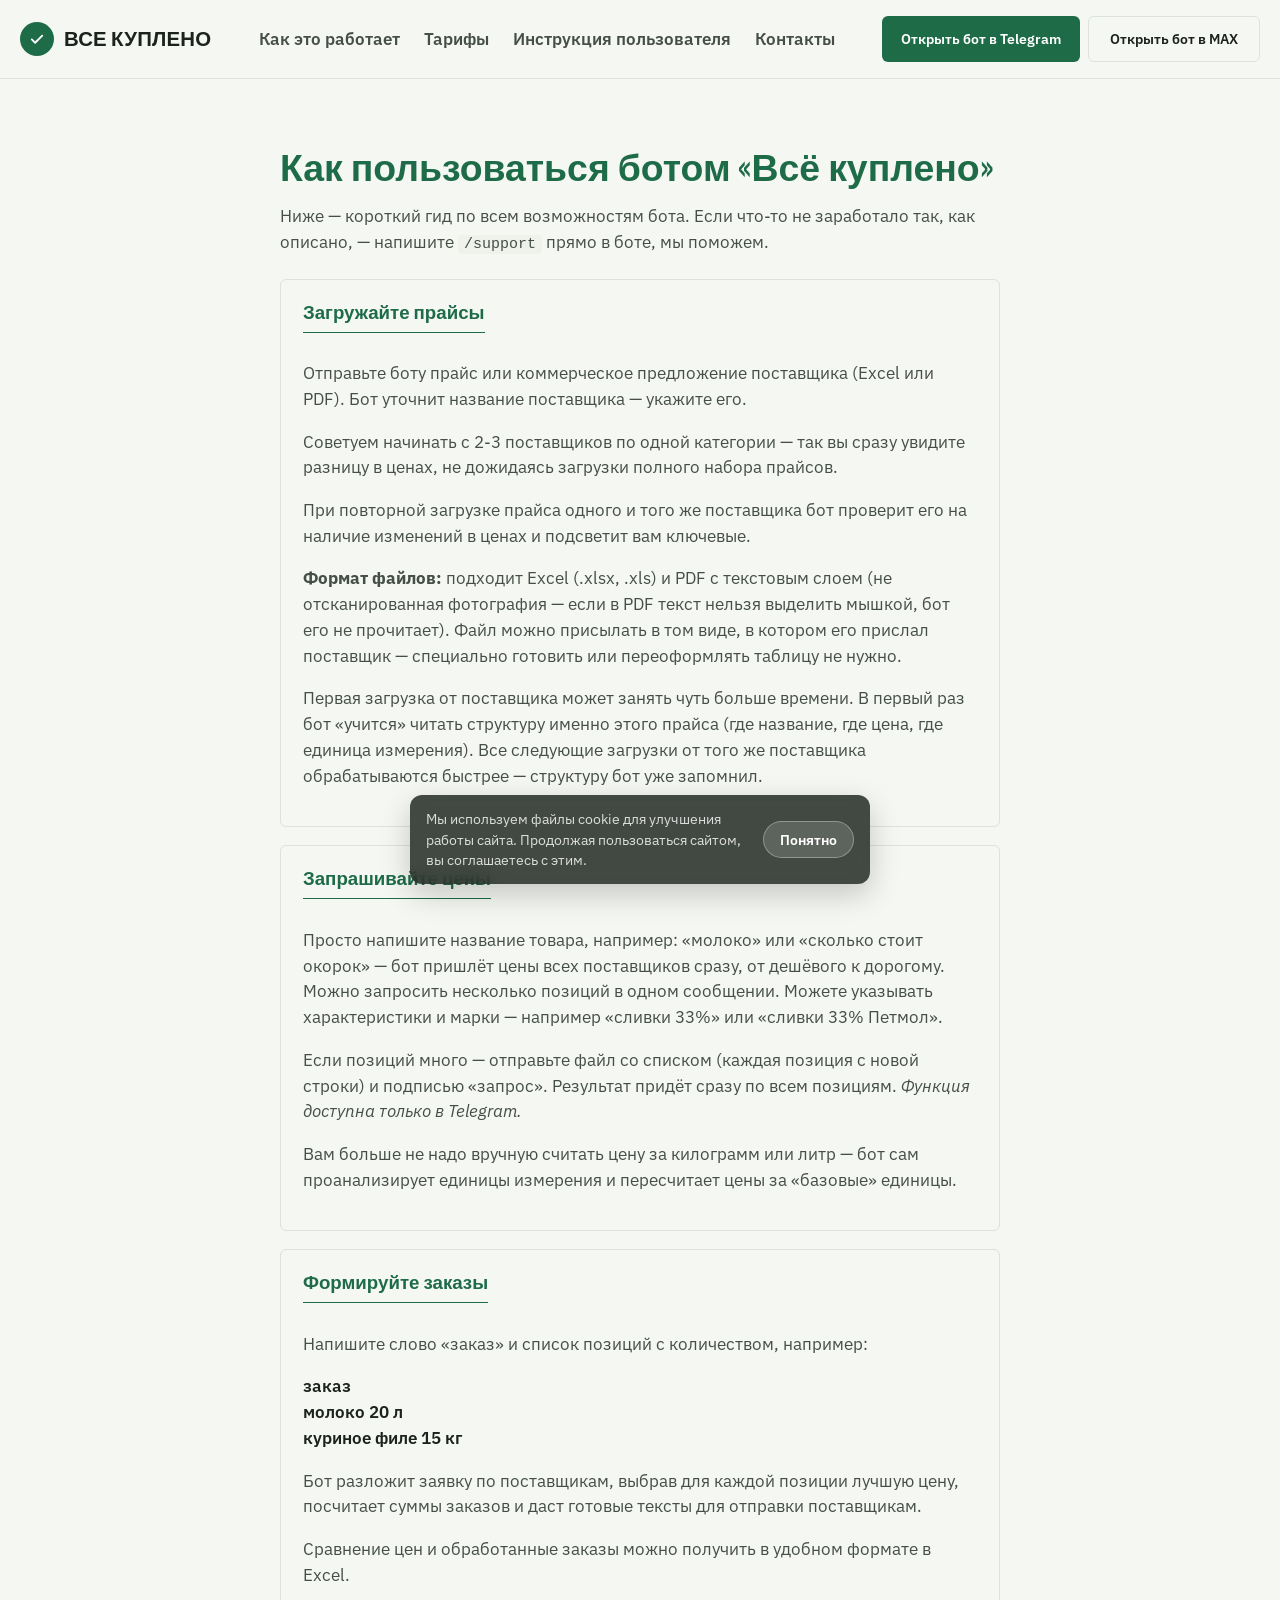
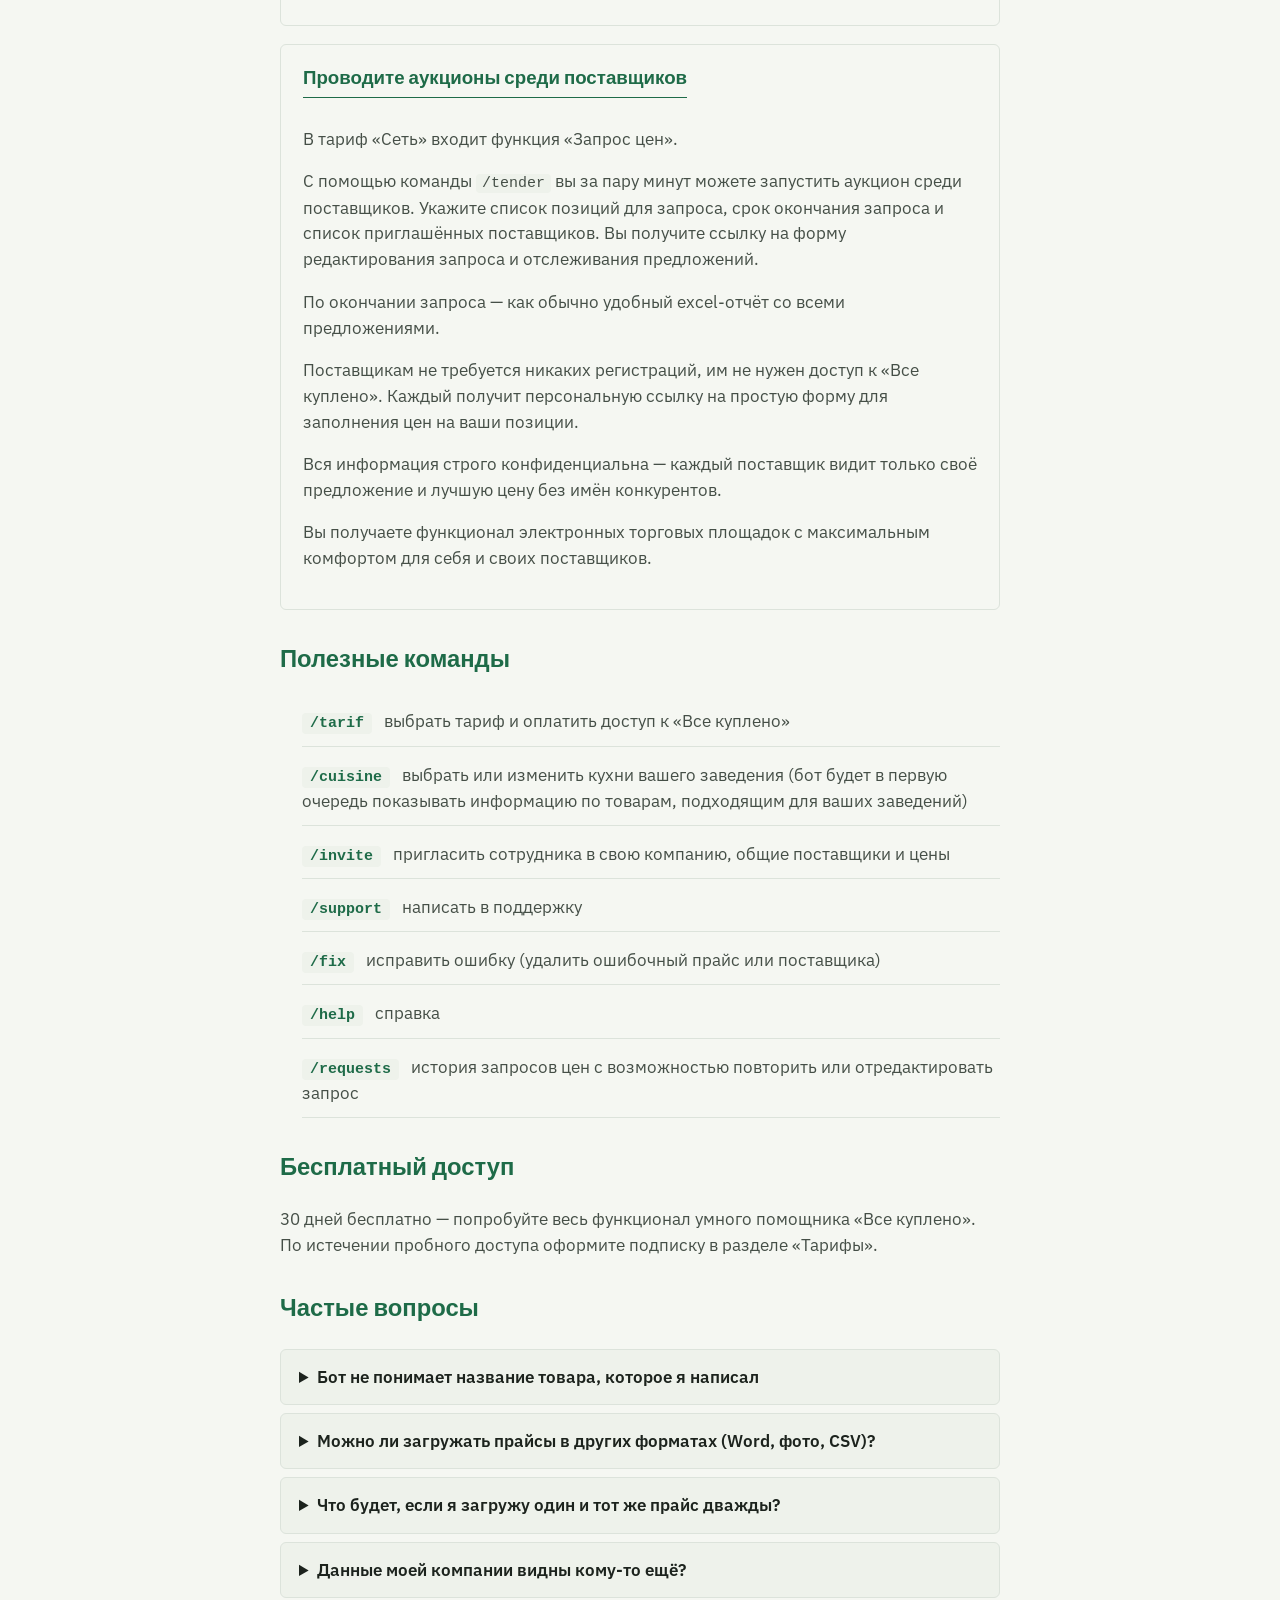
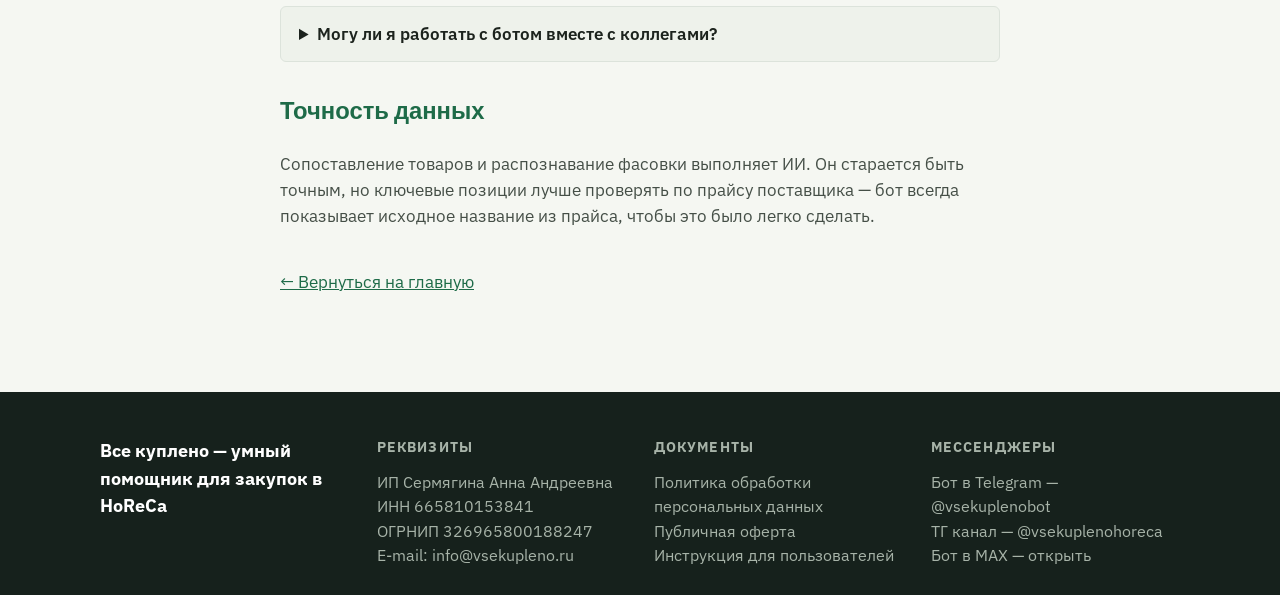
<file: instruction.html>
<!doctype html>
<html lang="ru">
<head>
  <meta charset="UTF-8">
  <meta name="viewport" content="width=device-width, initial-scale=1.0">
  <title>Инструкция пользователя — Всё куплено</title>
  <meta name="description" content="Как пользоваться ботом «Всё куплено»: загрузка прайсов, запросы цен, формирование заказов, онлайн-аукционы.">
  <link rel="canonical" href="https://vsekupleno.ru/instruction.html">
  <meta name="theme-color" content="#171A1C">
  <meta property="og:type" content="website">
  <meta property="og:site_name" content="Всё куплено">
  <meta property="og:url" content="https://vsekupleno.ru/instruction.html">
  <meta property="og:title" content="Инструкция пользователя — Всё куплено">
  <meta property="og:description" content="Как пользоваться ботом «Всё куплено»: загрузка прайсов, запросы цен, формирование заказов, онлайн-аукционы.">
  <meta property="og:image" content="https://vsekupleno.ru/assets/img/og-image.png">
  <link rel="icon" type="image/svg+xml" href="/favicon.svg">
  <link rel="preconnect" href="https://fonts.googleapis.com">
  <link rel="preconnect" href="https://fonts.gstatic.com" crossorigin>
  <link href="https://fonts.googleapis.com/css2?family=Big+Shoulders+Display:wght@600;700;800&family=IBM+Plex+Sans:wght@400;500;600;700&family=IBM+Plex+Mono:wght@400;500;600&display=swap" rel="stylesheet">
  <link rel="stylesheet" href="styles.css">
</head>
<body class="instruction-page">
  <header class="site-header">
    <div class="container header-inner">
      <a href="index.html" class="logo">
        <span class="logo-badge" aria-hidden="true">
          <svg viewBox="0 0 24 24" width="18" height="18" fill="none"><path d="M5 12.5l4.5 4.5L19 7.5" stroke="#fff" stroke-width="2.4" stroke-linecap="round" stroke-linejoin="round"/></svg>
        </span>
        ВСЕ КУПЛЕНО
      </a>
      <nav class="header-nav">
        <a href="index.html#gallery">Как это работает</a>
        <a href="index.html#prices">Тарифы</a>
        <a href="instruction.html">Инструкция пользователя</a>
        <a href="index.html#footer">Контакты</a>
      </nav>
      <div class="header-cta">
        <a href="#" class="btn btn-primary" data-role="telegram-link" target="_blank" rel="noopener"><span class="btn-text-full">Открыть бот в Telegram</span><span class="btn-text-short">Telegram</span></a>
        <a href="#" class="btn btn-outline" data-role="max-link" target="_blank" rel="noopener"><span class="btn-text-full">Открыть бот в MAX</span><span class="btn-text-short">MAX</span></a>
      </div>
    </div>
  </header>

  <section class="page-hero">
    <div class="container doc">
      <h1>Как пользоваться ботом «Всё куплено»</h1>
      <p class="doc-intro">
        Ниже — короткий гид по всем возможностям бота.
        Если что-то не заработало так, как описано, — напишите <code>/support</code> прямо в боте, мы поможем.
      </p>

      <div class="instruction-steps">
        <div class="instruction-step">
          <h3>Загружайте прайсы</h3>
          <p>Отправьте боту прайс или коммерческое предложение поставщика (Excel или PDF). Бот уточнит название поставщика — укажите его.</p>
          <p>Советуем начинать с 2-3 поставщиков по одной категории — так вы сразу увидите разницу в ценах, не дожидаясь загрузки полного набора прайсов.</p>
          <p>При повторной загрузке прайса одного и того же поставщика бот проверит его на наличие изменений в ценах и подсветит вам ключевые.</p>
          <p><strong>Формат файлов:</strong> подходит Excel (.xlsx, .xls) и PDF с текстовым слоем (не отсканированная фотография — если в PDF текст нельзя выделить мышкой, бот его не прочитает). Файл можно присылать в том виде, в котором его прислал поставщик — специально готовить или переоформлять таблицу не нужно.</p>
          <p>Первая загрузка от поставщика может занять чуть больше времени. В первый раз бот «учится» читать структуру именно этого прайса (где название, где цена, где единица измерения). Все следующие загрузки от того же поставщика обрабатываются быстрее — структуру бот уже запомнил.</p>
        </div>

        <div class="instruction-step">
          <h3>Запрашивайте цены</h3>
          <p>Просто напишите название товара, например: «молоко» или «сколько стоит окорок» — бот пришлёт цены всех поставщиков сразу, от дешёвого к дорогому. Можно запросить несколько позиций в одном сообщении. Можете указывать характеристики и марки — например «сливки 33%» или «сливки 33% Петмол».</p>
          <p>Если позиций много — отправьте файл со списком (каждая позиция с новой строки) и подписью «запрос». Результат придёт сразу по всем позициям. <em>Функция доступна только в Telegram.</em></p>
          <p>Вам больше не надо вручную считать цену за килограмм или литр — бот сам проанализирует единицы измерения и пересчитает цены за «базовые» единицы.</p>
        </div>

        <div class="instruction-step">
          <h3>Формируйте заказы</h3>
          <p>Напишите слово «заказ» и список позиций с количеством, например:</p>
          <p style="color: var(--text); font-weight: 600;">заказ<br>молоко 20 л<br>куриное филе 15 кг</p>
          <p>Бот разложит заявку по поставщикам, выбрав для каждой позиции лучшую цену, посчитает суммы заказов и даст готовые тексты для отправки поставщикам.</p>
          <p>Сравнение цен и обработанные заказы можно получить в удобном формате в Excel.</p>
        </div>

        <div class="instruction-step">
          <h3>Проводите аукционы среди поставщиков</h3>
          <p>В тариф «Сеть» входит функция «Запрос цен».</p>
          <p>С помощью команды <code>/tender</code> вы за пару минут можете запустить аукцион среди поставщиков. Укажите список позиций для запроса, срок окончания запроса и список приглашённых поставщиков. Вы получите ссылку на форму редактирования запроса и отслеживания предложений.</p>
          <p>По окончании запроса — как обычно удобный excel-отчёт со всеми предложениями.</p>
          <p>Поставщикам не требуется никаких регистраций, им не нужен доступ к «Все куплено». Каждый получит персональную ссылку на простую форму для заполнения цен на ваши позиции.</p>
          <p>Вся информация строго конфиденциальна — каждый поставщик видит только своё предложение и лучшую цену без имён конкурентов.</p>
          <p>Вы получаете функционал электронных торговых площадок с максимальным комфортом для себя и своих поставщиков.</p>
        </div>
      </div>

      <h2>Полезные команды</h2>
      <ul class="command-list">
        <li><code>/tarif</code> выбрать тариф и оплатить доступ к «Все куплено»</li>
        <li><code>/cuisine</code> выбрать или изменить кухни вашего заведения (бот будет в первую очередь показывать информацию по товарам, подходящим для ваших заведений)</li>
        <li><code>/invite</code> пригласить сотрудника в свою компанию, общие поставщики и цены</li>
        <li><code>/support</code> написать в поддержку</li>
        <li><code>/fix</code> исправить ошибку (удалить ошибочный прайс или поставщика)</li>
        <li><code>/help</code> справка</li>
        <li><code>/requests</code> история запросов цен с возможностью повторить или отредактировать запрос</li>
      </ul>

      <h2>Бесплатный доступ</h2>
      <p>30 дней бесплатно — попробуйте весь функционал умного помощника «Все куплено». По истечении пробного доступа оформите подписку в разделе «Тарифы».</p>

      <h2>Частые вопросы</h2>
      <div class="faq-list" style="margin-top: 16px;">
        <details>
          <summary>Бот не понимает название товара, которое я написал</summary>
          <p>Попробуйте написать проще и короче, попробовать другой вариант названия. Если товар вообще не загружен ни у одного поставщика — бот покажет «нет данных».</p>
        </details>
        <details>
          <summary>Можно ли загружать прайсы в других форматах (Word, фото, CSV)?</summary>
          <p>Пока поддерживаются Excel и PDF с текстовым слоем. Фотографии прайсов и отсканированные документы бот прочитать не может.</p>
        </details>
        <details>
          <summary>Что будет, если я загружу один и тот же прайс дважды?</summary>
          <p>Ничего страшного не случится — бот увидит, что цены не изменились, и просто не покажет никаких «изменений».</p>
        </details>
        <details>
          <summary>Данные моей компании видны кому-то ещё?</summary>
          <p>Нет. Прайсы, цены и запросы каждой компании изолированы и не видны другим пользователям бота.</p>
        </details>
        <details>
          <summary>Могу ли я работать с ботом вместе с коллегами?</summary>
          <p>Да, несколько человек могут работать в рамках одной компании. База поставщиков и цен будет едина на всю компанию. Загрузить цены может один сотрудник, а запрашивать цены — другой.</p>
        </details>
      </div>

      <h2>Точность данных</h2>
      <p>Сопоставление товаров и распознавание фасовки выполняет ИИ. Он старается быть точным, но ключевые позиции лучше проверять по прайсу поставщика — бот всегда показывает исходное название из прайса, чтобы это было легко сделать.</p>

      <p style="margin-top: 40px;"><a href="index.html">← Вернуться на главную</a></p>
    </div>
  </section>

  <footer id="footer" class="site-footer">
    <div class="container">
      <div class="footer-grid">
        <div class="footer-col">
          <p class="footer-brand-text">Все куплено — умный помощник для закупок в HoReCa</p>
        </div>
        <div class="footer-col">
          <h4>Реквизиты</h4>
          <p>ИП Сермягина Анна Андреевна<br>
          ИНН 665810153841<br>
          ОГРНИП 326965800188247<br>
          E-mail: <a href="mailto:info@vsekupleno.ru">info@vsekupleno.ru</a></p>
        </div>
        <div class="footer-col">
          <h4>Документы</h4>
          <p>
            <a href="privacy.html">Политика обработки персональных данных</a><br>
            <a href="oferta.html">Публичная оферта</a><br>
            <a href="instruction.html">Инструкция для пользователей</a>
          </p>
        </div>
        <div class="footer-col">
          <h4>Мессенджеры</h4>
          <p>
            Бот в Telegram — <a href="https://t.me/vsekuplenobot" target="_blank" rel="noopener">@vsekuplenobot</a><br>
            ТГ канал — <a href="https://t.me/vsekuplenohoreca" target="_blank" rel="noopener">@vsekuplenohoreca</a><br>
            Бот в MAX — <a href="#" data-role="max-link" target="_blank" rel="noopener">открыть</a>
          </p>
        </div>
      </div>
    </div>
  </footer>

  <button type="button" class="back-to-top" id="back-to-top" aria-label="Наверх">
    <svg viewBox="0 0 24 24" width="20" height="20" fill="none" aria-hidden="true"><path d="M12 19V5M5 12l7-7 7 7" stroke="currentColor" stroke-width="2.2" stroke-linecap="round" stroke-linejoin="round"/></svg>
  </button>

  <div class="cookie-banner" id="cookie-banner" hidden>
    <p>Мы используем файлы cookie для улучшения работы сайта. Продолжая пользоваться сайтом, вы соглашаетесь с этим.</p>
    <button type="button" class="cookie-accept" id="cookie-accept">Понятно</button>
  </div>

  <script src="config.js"></script>
  <script src="script.js"></script>
</body>
</html>
</file>
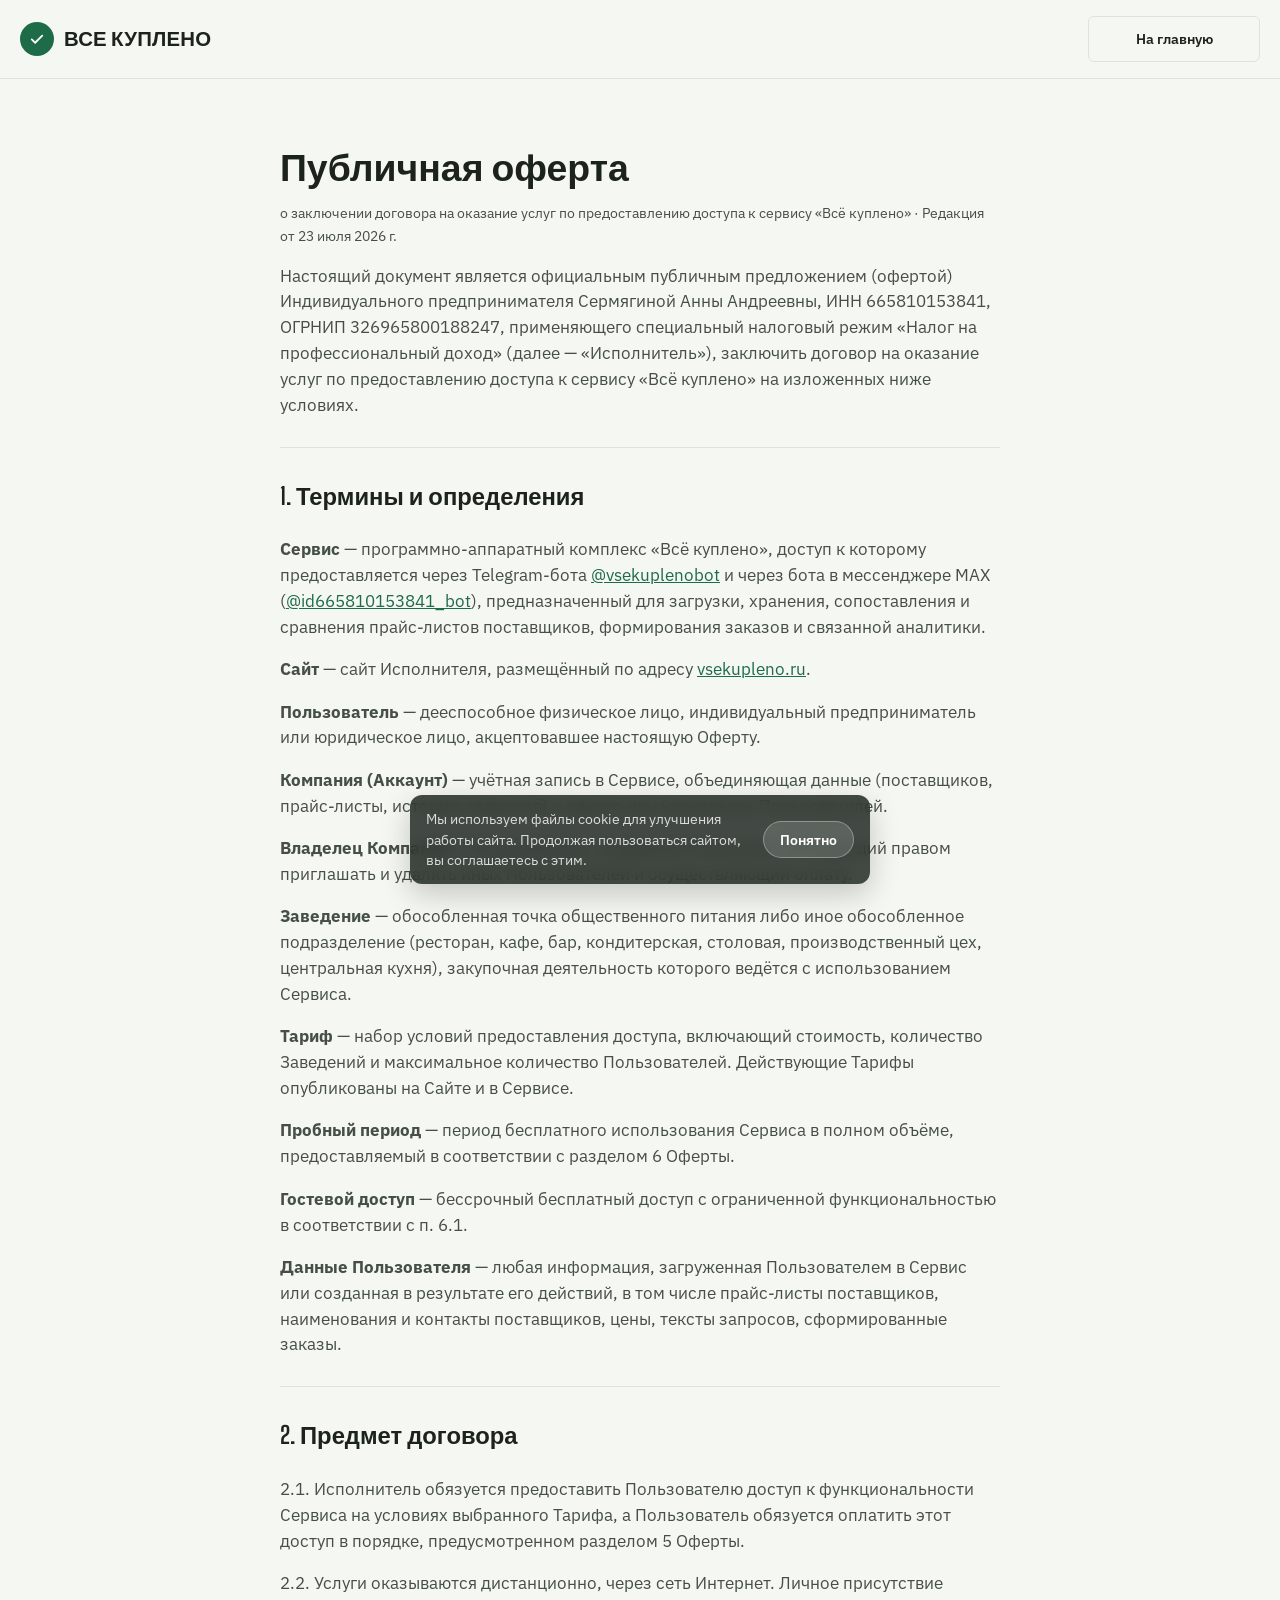
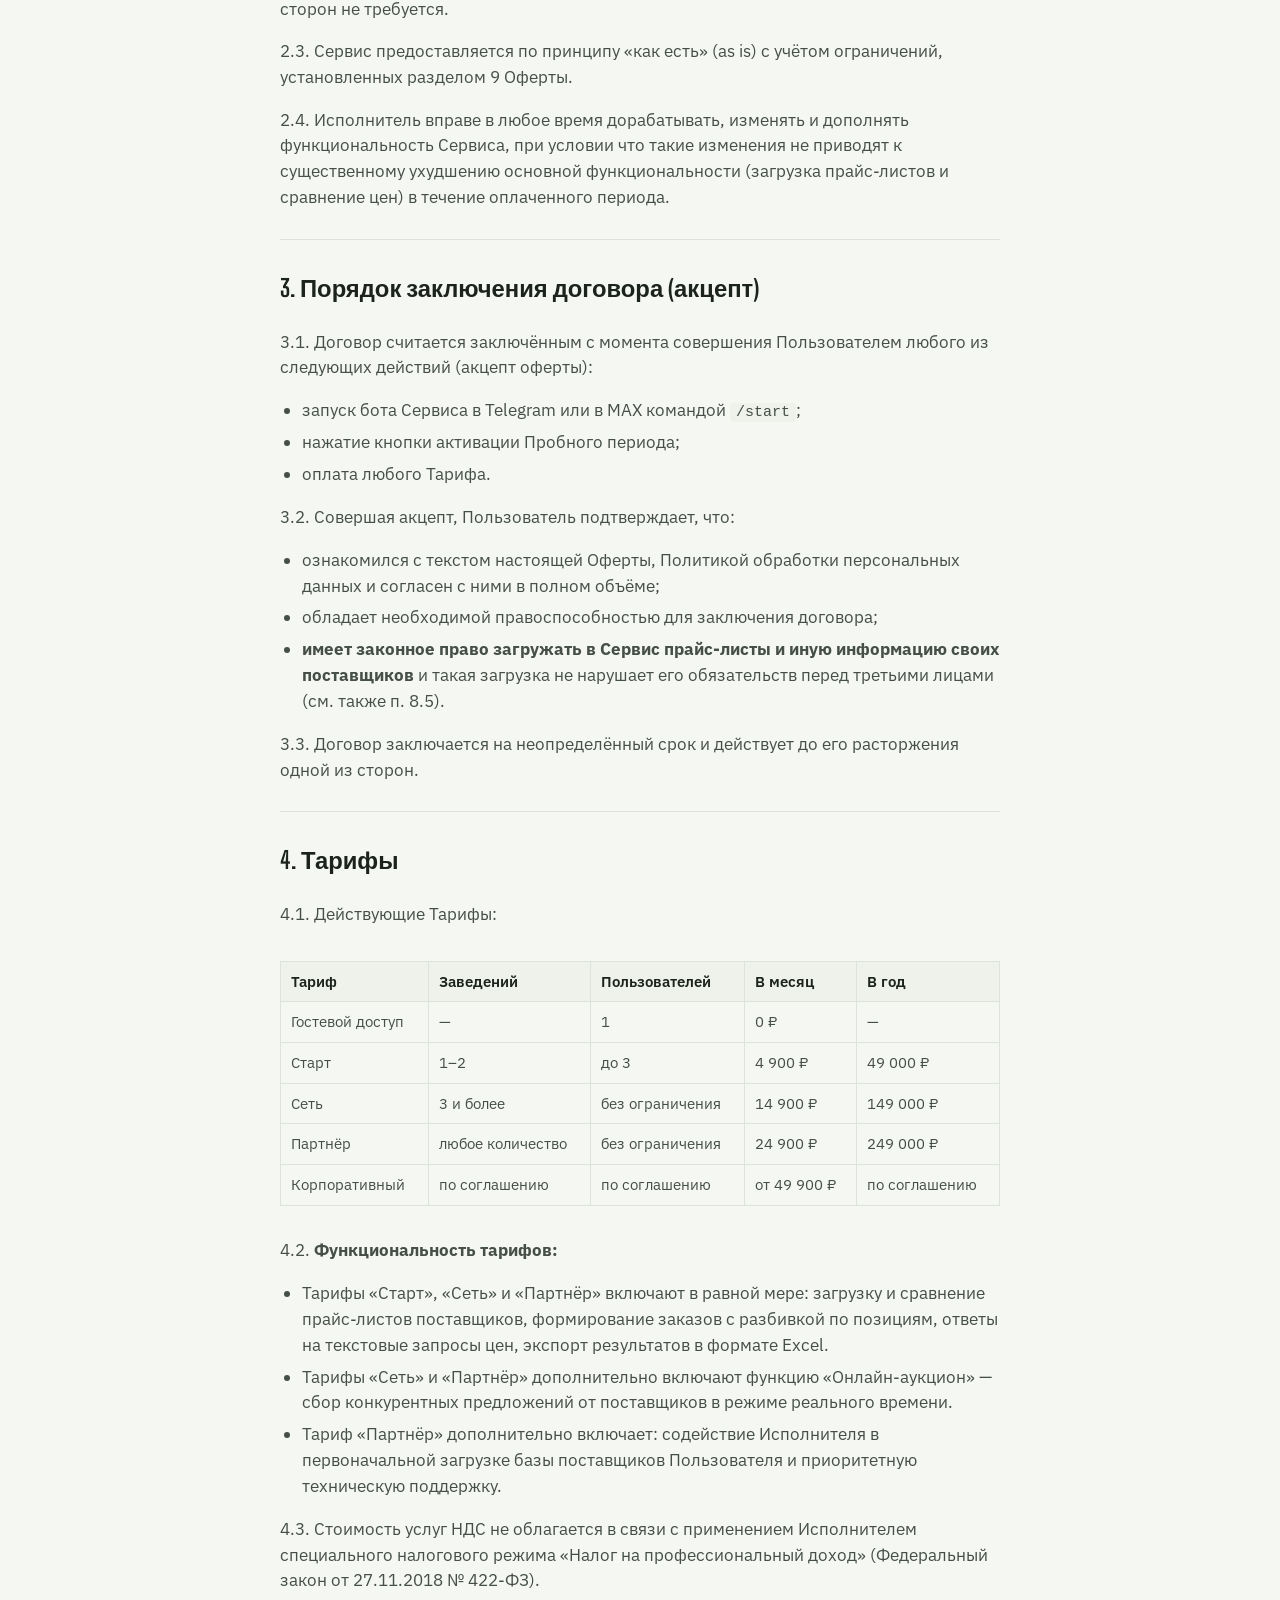
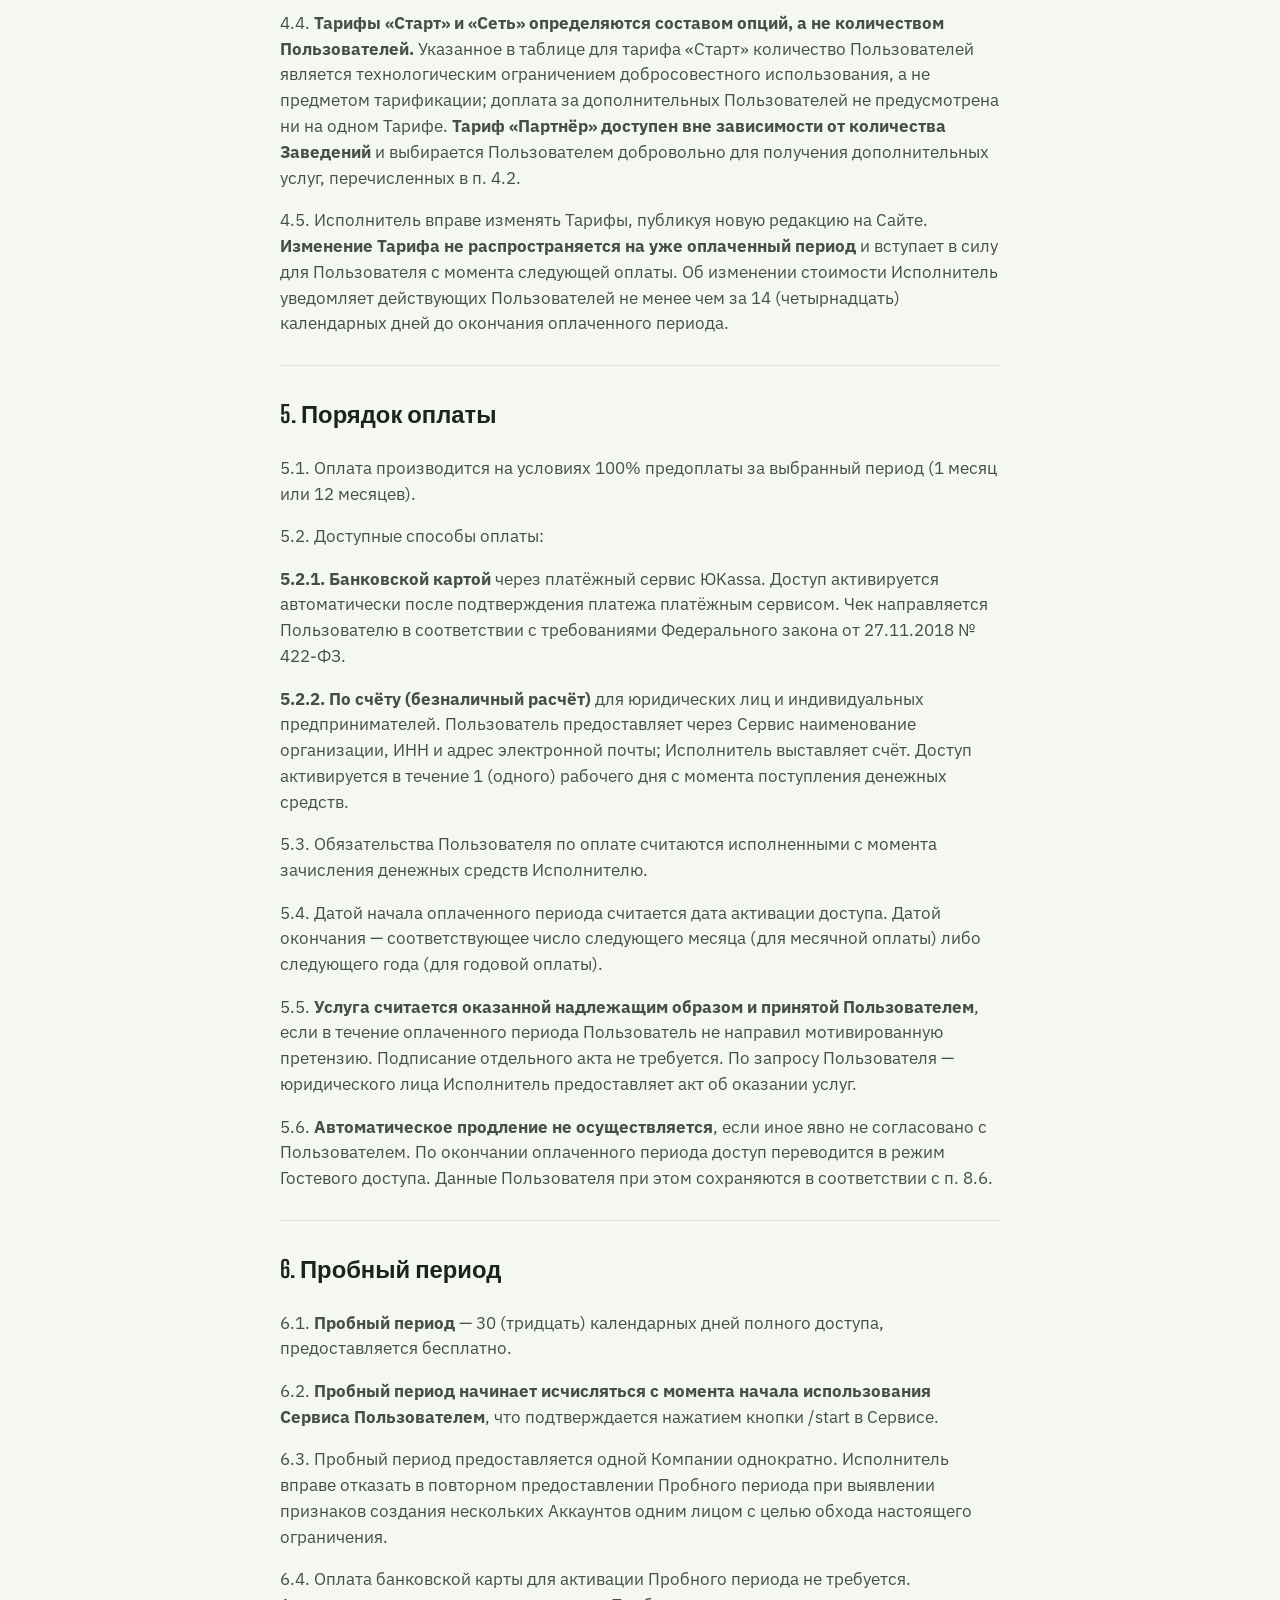
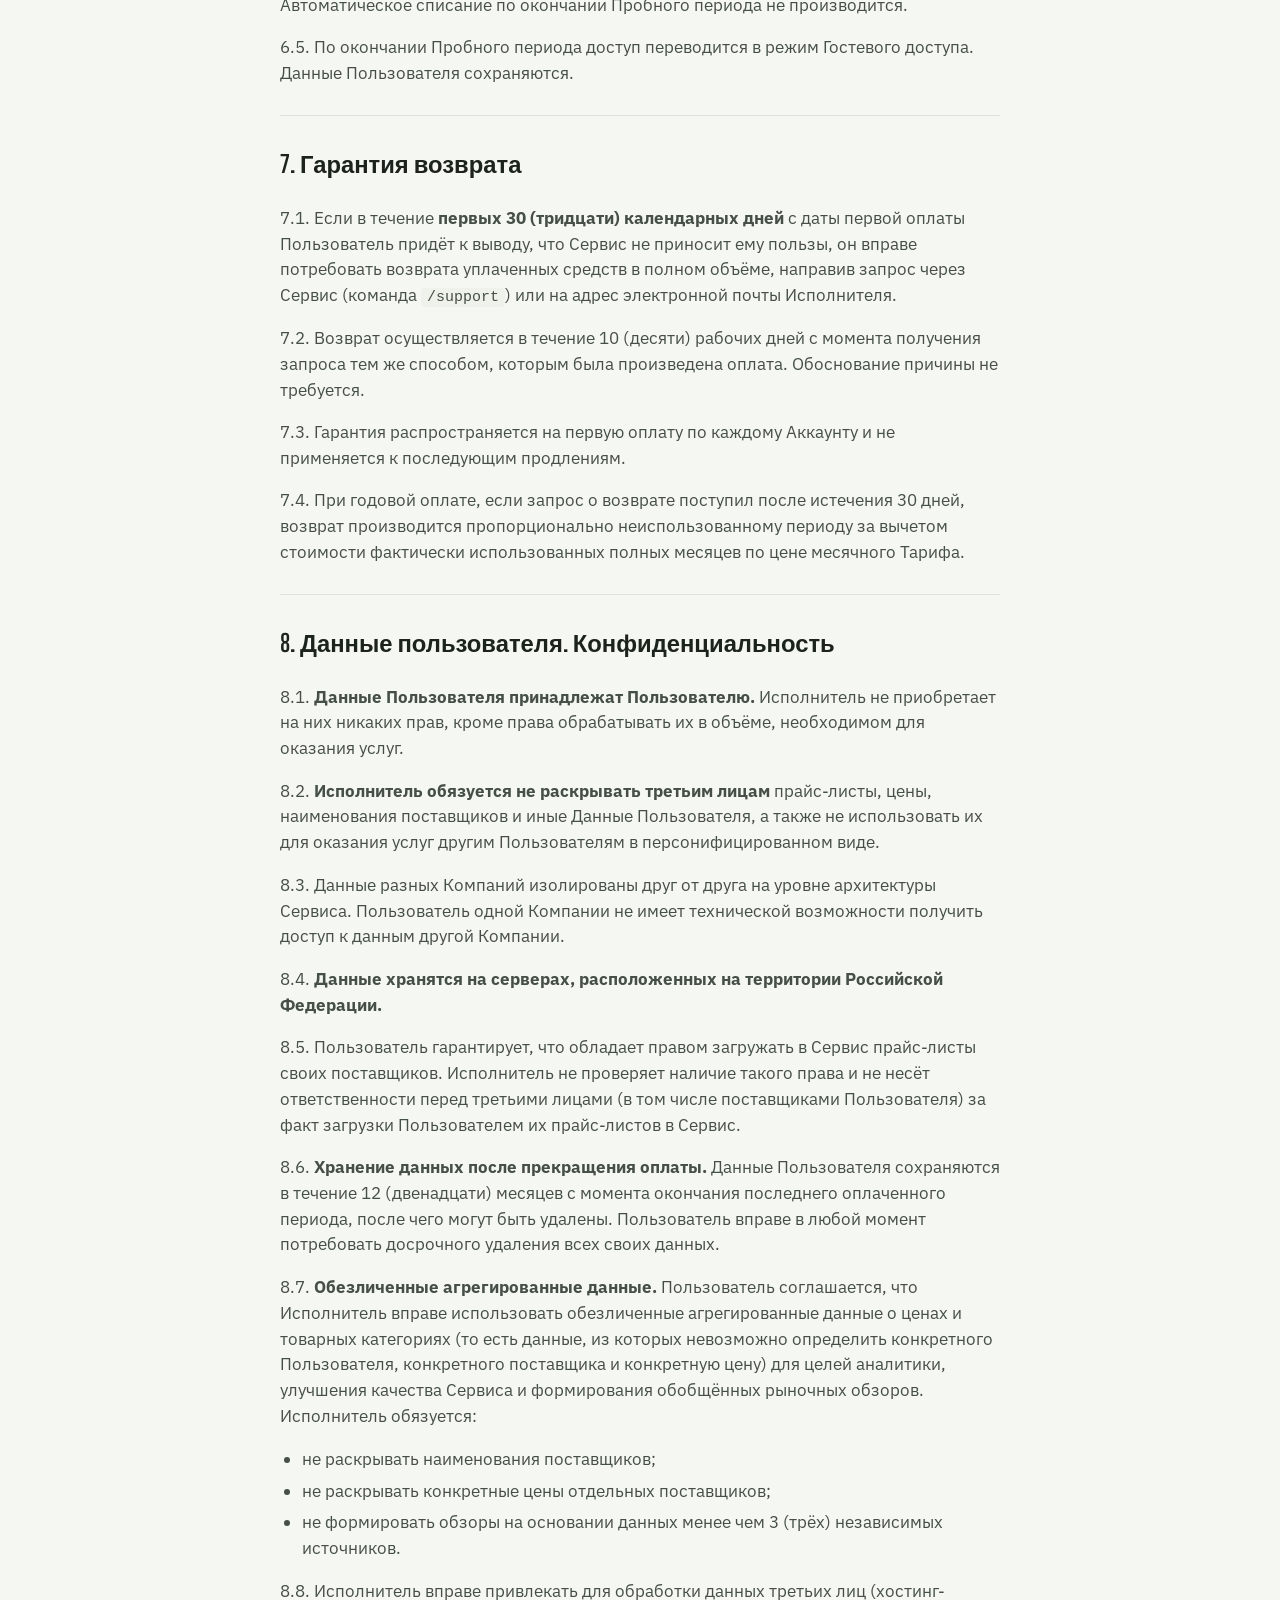
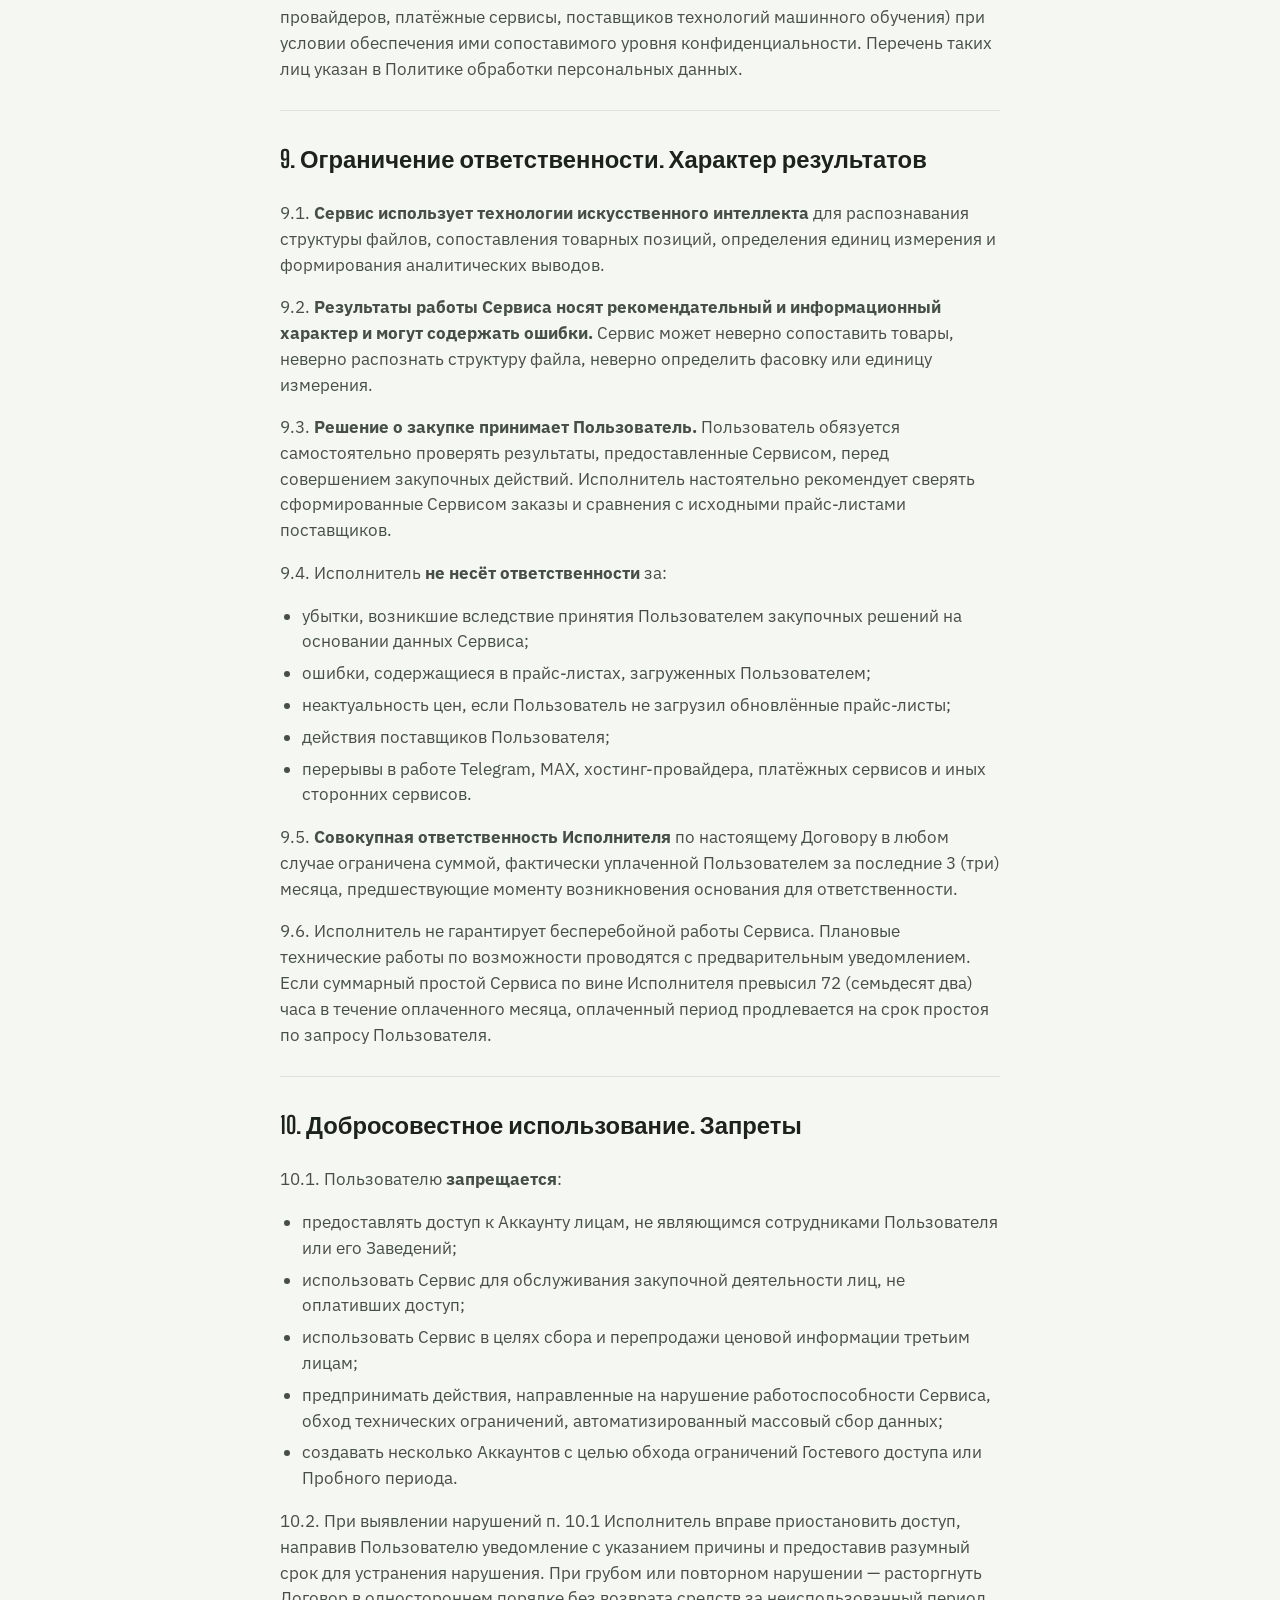
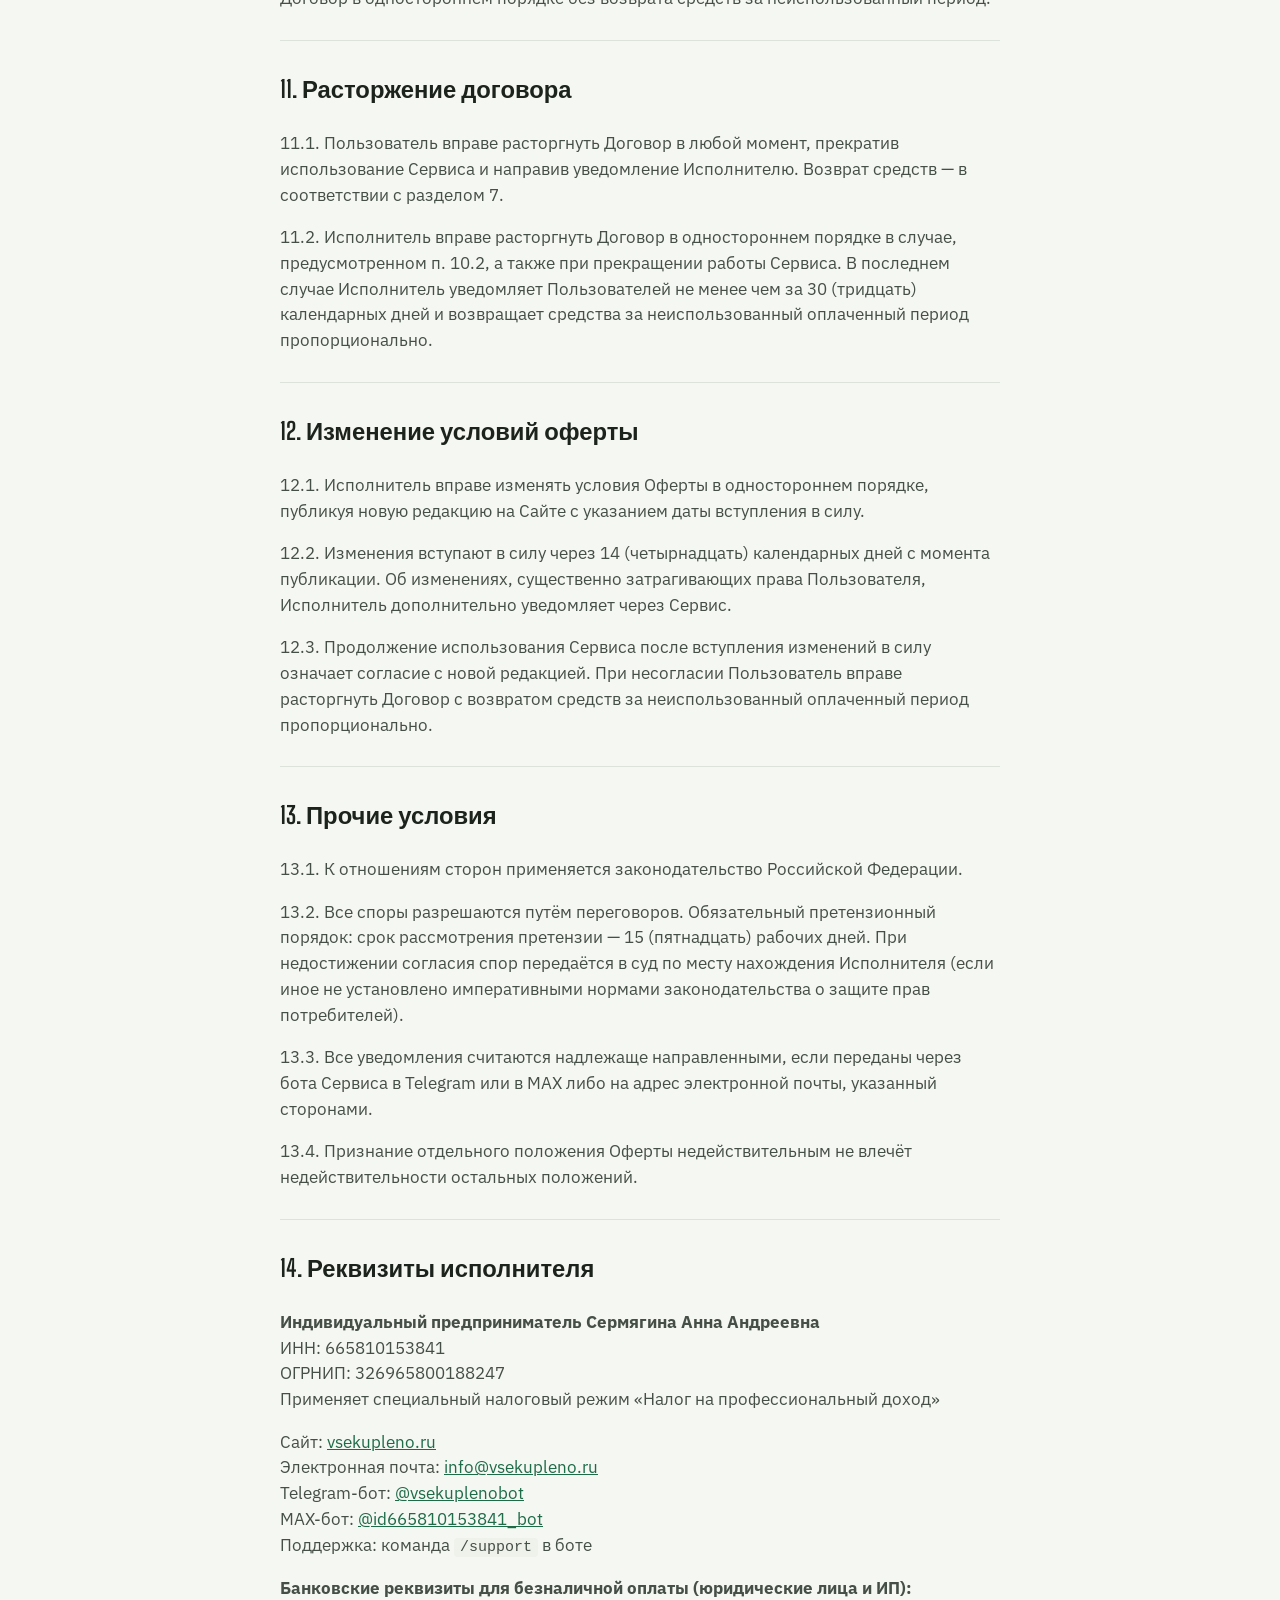
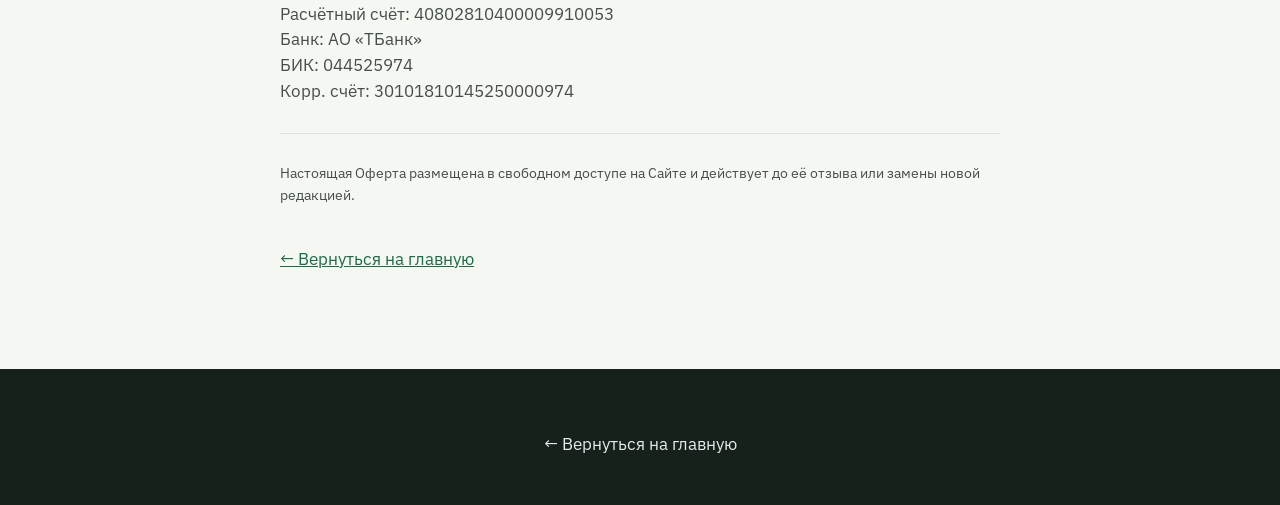
<file: oferta.html>
<!doctype html>
<html lang="ru">
<head>
  <meta charset="UTF-8">
  <meta name="viewport" content="width=device-width, initial-scale=1.0">
  <title>Публичная оферта — Всё куплено</title>
  <meta name="description" content="Публичная оферта сервиса «Всё куплено»: условия оказания услуг, тарифы, оплата, возврат средств.">
  <link rel="canonical" href="https://vsekupleno.ru/oferta.html">
  <meta name="theme-color" content="#171A1C">
  <link rel="icon" type="image/svg+xml" href="/favicon.svg">
  <link rel="preconnect" href="https://fonts.googleapis.com">
  <link rel="preconnect" href="https://fonts.gstatic.com" crossorigin>
  <link href="https://fonts.googleapis.com/css2?family=Big+Shoulders+Display:wght@600;700;800&family=IBM+Plex+Sans:wght@400;500;600;700&family=IBM+Plex+Mono:wght@400;500;600&display=swap" rel="stylesheet">
  <link rel="stylesheet" href="styles.css">
</head>
<body>
  <header class="site-header">
    <div class="container header-inner">
      <a href="index.html" class="logo">
        <span class="logo-badge" aria-hidden="true">
          <svg viewBox="0 0 24 24" width="18" height="18" fill="none"><path d="M5 12.5l4.5 4.5L19 7.5" stroke="#fff" stroke-width="2.4" stroke-linecap="round" stroke-linejoin="round"/></svg>
        </span>
        ВСЕ КУПЛЕНО
      </a>
      <div class="header-cta">
        <a href="index.html" class="btn btn-outline">На главную</a>
      </div>
    </div>
  </header>

  <section class="page-hero">
    <div class="container doc">
      <h1>Публичная оферта</h1>
      <p class="updated">о заключении договора на оказание услуг по предоставлению доступа к сервису «Всё куплено» &middot; Редакция от 23 июля 2026 г.</p>

      <p>Настоящий документ является официальным публичным предложением (офертой) Индивидуального предпринимателя Сермягиной Анны Андреевны, ИНН 665810153841, ОГРНИП 326965800188247, применяющего специальный налоговый режим «Налог на профессиональный доход» (далее — «Исполнитель»), заключить договор на оказание услуг по предоставлению доступа к сервису «Всё куплено» на изложенных ниже условиях.</p>

      <hr>

      <h2>1. Термины и определения</h2>
      <p><strong>Сервис</strong> — программно-аппаратный комплекс «Всё куплено», доступ к которому предоставляется через Telegram-бота <a href="https://t.me/vsekuplenobot" target="_blank" rel="noopener">@vsekuplenobot</a> и через бота в мессенджере MAX (<a href="https://max.ru/id665810153841_bot" target="_blank" rel="noopener">@id665810153841_bot</a>), предназначенный для загрузки, хранения, сопоставления и сравнения прайс-листов поставщиков, формирования заказов и связанной аналитики.</p>
      <p><strong>Сайт</strong> — сайт Исполнителя, размещённый по адресу <a href="https://vsekupleno.ru" target="_blank" rel="noopener">vsekupleno.ru</a>.</p>
      <p><strong>Пользователь</strong> — дееспособное физическое лицо, индивидуальный предприниматель или юридическое лицо, акцептовавшее настоящую Оферту.</p>
      <p><strong>Компания (Аккаунт)</strong> — учётная запись в Сервисе, объединяющая данные (поставщиков, прайс-листы, историю запросов) и одного или нескольких Пользователей.</p>
      <p><strong>Владелец Компании</strong> — Пользователь, создавший Компанию, обладающий правом приглашать и удалять иных Пользователей и осуществляющий оплату.</p>
      <p><strong>Заведение</strong> — обособленная точка общественного питания либо иное обособленное подразделение (ресторан, кафе, бар, кондитерская, столовая, производственный цех, центральная кухня), закупочная деятельность которого ведётся с использованием Сервиса.</p>
      <p><strong>Тариф</strong> — набор условий предоставления доступа, включающий стоимость, количество Заведений и максимальное количество Пользователей. Действующие Тарифы опубликованы на Сайте и в Сервисе.</p>
      <p><strong>Пробный период</strong> — период бесплатного использования Сервиса в полном объёме, предоставляемый в соответствии с разделом 6 Оферты.</p>
      <p><strong>Гостевой доступ</strong> — бессрочный бесплатный доступ с ограниченной функциональностью в соответствии с п. 6.1.</p>
      <p><strong>Данные Пользователя</strong> — любая информация, загруженная Пользователем в Сервис или созданная в результате его действий, в том числе прайс-листы поставщиков, наименования и контакты поставщиков, цены, тексты запросов, сформированные заказы.</p>

      <hr>

      <h2>2. Предмет договора</h2>
      <p>2.1. Исполнитель обязуется предоставить Пользователю доступ к функциональности Сервиса на условиях выбранного Тарифа, а Пользователь обязуется оплатить этот доступ в порядке, предусмотренном разделом 5 Оферты.</p>
      <p>2.2. Услуги оказываются дистанционно, через сеть Интернет. Личное присутствие сторон не требуется.</p>
      <p>2.3. Сервис предоставляется по принципу «как есть» (as is) с учётом ограничений, установленных разделом 9 Оферты.</p>
      <p>2.4. Исполнитель вправе в любое время дорабатывать, изменять и дополнять функциональность Сервиса, при условии что такие изменения не приводят к существенному ухудшению основной функциональности (загрузка прайс-листов и сравнение цен) в течение оплаченного периода.</p>

      <hr>

      <h2>3. Порядок заключения договора (акцепт)</h2>
      <p>3.1. Договор считается заключённым с момента совершения Пользователем любого из следующих действий (акцепт оферты):</p>
      <ul>
        <li>запуск бота Сервиса в Telegram или в MAX командой <code>/start</code>;</li>
        <li>нажатие кнопки активации Пробного периода;</li>
        <li>оплата любого Тарифа.</li>
      </ul>
      <p>3.2. Совершая акцепт, Пользователь подтверждает, что:</p>
      <ul>
        <li>ознакомился с текстом настоящей Оферты, Политикой обработки персональных данных и согласен с ними в полном объёме;</li>
        <li>обладает необходимой правоспособностью для заключения договора;</li>
        <li><strong>имеет законное право загружать в Сервис прайс-листы и иную информацию своих поставщиков</strong> и такая загрузка не нарушает его обязательств перед третьими лицами (см. также п. 8.5).</li>
      </ul>
      <p>3.3. Договор заключается на неопределённый срок и действует до его расторжения одной из сторон.</p>

      <hr>

      <h2>4. Тарифы</h2>
      <p>4.1. Действующие Тарифы:</p>
      <div style="overflow-x:auto;">
      <table>
        <thead>
          <tr><th>Тариф</th><th>Заведений</th><th>Пользователей</th><th>В месяц</th><th>В год</th></tr>
        </thead>
        <tbody>
          <tr><td>Гостевой доступ</td><td>—</td><td>1</td><td>0 ₽</td><td>—</td></tr>
          <tr><td>Старт</td><td>1–2</td><td>до 3</td><td>4 900 ₽</td><td>49 000 ₽</td></tr>
          <tr><td>Сеть</td><td>3 и более</td><td>без ограничения</td><td>14 900 ₽</td><td>149 000 ₽</td></tr>
          <tr><td>Партнёр</td><td>любое количество</td><td>без ограничения</td><td>24 900 ₽</td><td>249 000 ₽</td></tr>
          <tr><td>Корпоративный</td><td>по соглашению</td><td>по соглашению</td><td>от 49 900 ₽</td><td>по соглашению</td></tr>
        </tbody>
      </table>
      </div>

      <p>4.2. <strong>Функциональность тарифов:</strong></p>
      <ul>
        <li>Тарифы «Старт», «Сеть» и «Партнёр» включают в равной мере: загрузку и сравнение прайс-листов поставщиков, формирование заказов с разбивкой по позициям, ответы на текстовые запросы цен, экспорт результатов в формате Excel.</li>
        <li>Тарифы «Сеть» и «Партнёр» дополнительно включают функцию «Онлайн-аукцион» — сбор конкурентных предложений от поставщиков в режиме реального времени.</li>
        <li>Тариф «Партнёр» дополнительно включает: содействие Исполнителя в первоначальной загрузке базы поставщиков Пользователя и приоритетную техническую поддержку.</li>
      </ul>
      <p>4.3. Стоимость услуг НДС не облагается в связи с применением Исполнителем специального налогового режима «Налог на профессиональный доход» (Федеральный закон от 27.11.2018 № 422-ФЗ).</p>
      <p>4.4. <strong>Тарифы «Старт» и «Сеть» определяются составом опций, а не количеством Пользователей.</strong> Указанное в таблице для тарифа «Старт» количество Пользователей является технологическим ограничением добросовестного использования, а не предметом тарификации; доплата за дополнительных Пользователей не предусмотрена ни на одном Тарифе. <strong>Тариф «Партнёр» доступен вне зависимости от количества Заведений</strong> и выбирается Пользователем добровольно для получения дополнительных услуг, перечисленных в п. 4.2.</p>
      <p>4.5. Исполнитель вправе изменять Тарифы, публикуя новую редакцию на Сайте. <strong>Изменение Тарифа не распространяется на уже оплаченный период</strong> и вступает в силу для Пользователя с момента следующей оплаты. Об изменении стоимости Исполнитель уведомляет действующих Пользователей не менее чем за 14 (четырнадцать) календарных дней до окончания оплаченного периода.</p>

      <hr>

      <h2>5. Порядок оплаты</h2>
      <p>5.1. Оплата производится на условиях 100% предоплаты за выбранный период (1 месяц или 12 месяцев).</p>
      <p>5.2. Доступные способы оплаты:</p>
      <p><strong>5.2.1. Банковской картой</strong> через платёжный сервис ЮKassa. Доступ активируется автоматически после подтверждения платежа платёжным сервисом. Чек направляется Пользователю в соответствии с требованиями Федерального закона от 27.11.2018 № 422-ФЗ.</p>
      <p><strong>5.2.2. По счёту (безналичный расчёт)</strong> для юридических лиц и индивидуальных предпринимателей. Пользователь предоставляет через Сервис наименование организации, ИНН и адрес электронной почты; Исполнитель выставляет счёт. Доступ активируется в течение 1 (одного) рабочего дня с момента поступления денежных средств.</p>
      <p>5.3. Обязательства Пользователя по оплате считаются исполненными с момента зачисления денежных средств Исполнителю.</p>
      <p>5.4. Датой начала оплаченного периода считается дата активации доступа. Датой окончания — соответствующее число следующего месяца (для месячной оплаты) либо следующего года (для годовой оплаты).</p>
      <p>5.5. <strong>Услуга считается оказанной надлежащим образом и принятой Пользователем</strong>, если в течение оплаченного периода Пользователь не направил мотивированную претензию. Подписание отдельного акта не требуется. По запросу Пользователя — юридического лица Исполнитель предоставляет акт об оказании услуг.</p>
      <p>5.6. <strong>Автоматическое продление не осуществляется</strong>, если иное явно не согласовано с Пользователем. По окончании оплаченного периода доступ переводится в режим Гостевого доступа. Данные Пользователя при этом сохраняются в соответствии с п. 8.6.</p>

      <hr>

      <h2>6. Пробный период</h2>
      <p>6.1. <strong>Пробный период</strong> — 30 (тридцать) календарных дней полного доступа, предоставляется бесплатно.</p>
      <p>6.2. <strong>Пробный период начинает исчисляться с момента начала использования Сервиса Пользователем</strong>, что подтверждается нажатием кнопки /start в Сервисе.</p>
      <p>6.3. Пробный период предоставляется одной Компании однократно. Исполнитель вправе отказать в повторном предоставлении Пробного периода при выявлении признаков создания нескольких Аккаунтов одним лицом с целью обхода настоящего ограничения.</p>
      <p>6.4. Оплата банковской карты для активации Пробного периода не требуется. Автоматическое списание по окончании Пробного периода не производится.</p>
      <p>6.5. По окончании Пробного периода доступ переводится в режим Гостевого доступа. Данные Пользователя сохраняются.</p>

      <hr>

      <h2>7. Гарантия возврата</h2>
      <p>7.1. Если в течение <strong>первых 30 (тридцати) календарных дней</strong> с даты первой оплаты Пользователь придёт к выводу, что Сервис не приносит ему пользы, он вправе потребовать возврата уплаченных средств в полном объёме, направив запрос через Сервис (команда <code>/support</code>) или на адрес электронной почты Исполнителя.</p>
      <p>7.2. Возврат осуществляется в течение 10 (десяти) рабочих дней с момента получения запроса тем же способом, которым была произведена оплата. Обоснование причины не требуется.</p>
      <p>7.3. Гарантия распространяется на первую оплату по каждому Аккаунту и не применяется к последующим продлениям.</p>
      <p>7.4. При годовой оплате, если запрос о возврате поступил после истечения 30 дней, возврат производится пропорционально неиспользованному периоду за вычетом стоимости фактически использованных полных месяцев по цене месячного Тарифа.</p>

      <hr>

      <h2>8. Данные пользователя. Конфиденциальность</h2>
      <p>8.1. <strong>Данные Пользователя принадлежат Пользователю.</strong> Исполнитель не приобретает на них никаких прав, кроме права обрабатывать их в объёме, необходимом для оказания услуг.</p>
      <p>8.2. <strong>Исполнитель обязуется не раскрывать третьим лицам</strong> прайс-листы, цены, наименования поставщиков и иные Данные Пользователя, а также не использовать их для оказания услуг другим Пользователям в персонифицированном виде.</p>
      <p>8.3. Данные разных Компаний изолированы друг от друга на уровне архитектуры Сервиса. Пользователь одной Компании не имеет технической возможности получить доступ к данным другой Компании.</p>
      <p>8.4. <strong>Данные хранятся на серверах, расположенных на территории Российской Федерации.</strong></p>
      <p>8.5. Пользователь гарантирует, что обладает правом загружать в Сервис прайс-листы своих поставщиков. Исполнитель не проверяет наличие такого права и не несёт ответственности перед третьими лицами (в том числе поставщиками Пользователя) за факт загрузки Пользователем их прайс-листов в Сервис.</p>
      <p>8.6. <strong>Хранение данных после прекращения оплаты.</strong> Данные Пользователя сохраняются в течение 12 (двенадцати) месяцев с момента окончания последнего оплаченного периода, после чего могут быть удалены. Пользователь вправе в любой момент потребовать досрочного удаления всех своих данных.</p>
      <p>8.7. <strong>Обезличенные агрегированные данные.</strong> Пользователь соглашается, что Исполнитель вправе использовать обезличенные агрегированные данные о ценах и товарных категориях (то есть данные, из которых невозможно определить конкретного Пользователя, конкретного поставщика и конкретную цену) для целей аналитики, улучшения качества Сервиса и формирования обобщённых рыночных обзоров. Исполнитель обязуется:</p>
      <ul>
        <li>не раскрывать наименования поставщиков;</li>
        <li>не раскрывать конкретные цены отдельных поставщиков;</li>
        <li>не формировать обзоры на основании данных менее чем 3 (трёх) независимых источников.</li>
      </ul>
      <p>8.8. Исполнитель вправе привлекать для обработки данных третьих лиц (хостинг-провайдеров, платёжные сервисы, поставщиков технологий машинного обучения) при условии обеспечения ими сопоставимого уровня конфиденциальности. Перечень таких лиц указан в Политике обработки персональных данных.</p>

      <hr>

      <h2>9. Ограничение ответственности. Характер результатов</h2>
      <p>9.1. <strong>Сервис использует технологии искусственного интеллекта</strong> для распознавания структуры файлов, сопоставления товарных позиций, определения единиц измерения и формирования аналитических выводов.</p>
      <p>9.2. <strong>Результаты работы Сервиса носят рекомендательный и информационный характер и могут содержать ошибки.</strong> Сервис может неверно сопоставить товары, неверно распознать структуру файла, неверно определить фасовку или единицу измерения.</p>
      <p>9.3. <strong>Решение о закупке принимает Пользователь.</strong> Пользователь обязуется самостоятельно проверять результаты, предоставленные Сервисом, перед совершением закупочных действий. Исполнитель настоятельно рекомендует сверять сформированные Сервисом заказы и сравнения с исходными прайс-листами поставщиков.</p>
      <p>9.4. Исполнитель <strong>не несёт ответственности</strong> за:</p>
      <ul>
        <li>убытки, возникшие вследствие принятия Пользователем закупочных решений на основании данных Сервиса;</li>
        <li>ошибки, содержащиеся в прайс-листах, загруженных Пользователем;</li>
        <li>неактуальность цен, если Пользователь не загрузил обновлённые прайс-листы;</li>
        <li>действия поставщиков Пользователя;</li>
        <li>перерывы в работе Telegram, MAX, хостинг-провайдера, платёжных сервисов и иных сторонних сервисов.</li>
      </ul>
      <p>9.5. <strong>Совокупная ответственность Исполнителя</strong> по настоящему Договору в любом случае ограничена суммой, фактически уплаченной Пользователем за последние 3 (три) месяца, предшествующие моменту возникновения основания для ответственности.</p>
      <p>9.6. Исполнитель не гарантирует бесперебойной работы Сервиса. Плановые технические работы по возможности проводятся с предварительным уведомлением. Если суммарный простой Сервиса по вине Исполнителя превысил 72 (семьдесят два) часа в течение оплаченного месяца, оплаченный период продлевается на срок простоя по запросу Пользователя.</p>

      <hr>

      <h2>10. Добросовестное использование. Запреты</h2>
      <p>10.1. Пользователю <strong>запрещается</strong>:</p>
      <ul>
        <li>предоставлять доступ к Аккаунту лицам, не являющимся сотрудниками Пользователя или его Заведений;</li>
        <li>использовать Сервис для обслуживания закупочной деятельности лиц, не оплативших доступ;</li>
        <li>использовать Сервис в целях сбора и перепродажи ценовой информации третьим лицам;</li>
        <li>предпринимать действия, направленные на нарушение работоспособности Сервиса, обход технических ограничений, автоматизированный массовый сбор данных;</li>
        <li>создавать несколько Аккаунтов с целью обхода ограничений Гостевого доступа или Пробного периода.</li>
      </ul>
      <p>10.2. При выявлении нарушений п. 10.1 Исполнитель вправе приостановить доступ, направив Пользователю уведомление с указанием причины и предоставив разумный срок для устранения нарушения. При грубом или повторном нарушении — расторгнуть Договор в одностороннем порядке без возврата средств за неиспользованный период.</p>

      <hr>

      <h2>11. Расторжение договора</h2>
      <p>11.1. Пользователь вправе расторгнуть Договор в любой момент, прекратив использование Сервиса и направив уведомление Исполнителю. Возврат средств — в соответствии с разделом 7.</p>
      <p>11.2. Исполнитель вправе расторгнуть Договор в одностороннем порядке в случае, предусмотренном п. 10.2, а также при прекращении работы Сервиса. В последнем случае Исполнитель уведомляет Пользователей не менее чем за 30 (тридцать) календарных дней и возвращает средства за неиспользованный оплаченный период пропорционально.</p>

      <hr>

      <h2>12. Изменение условий оферты</h2>
      <p>12.1. Исполнитель вправе изменять условия Оферты в одностороннем порядке, публикуя новую редакцию на Сайте с указанием даты вступления в силу.</p>
      <p>12.2. Изменения вступают в силу через 14 (четырнадцать) календарных дней с момента публикации. Об изменениях, существенно затрагивающих права Пользователя, Исполнитель дополнительно уведомляет через Сервис.</p>
      <p>12.3. Продолжение использования Сервиса после вступления изменений в силу означает согласие с новой редакцией. При несогласии Пользователь вправе расторгнуть Договор с возвратом средств за неиспользованный оплаченный период пропорционально.</p>

      <hr>

      <h2>13. Прочие условия</h2>
      <p>13.1. К отношениям сторон применяется законодательство Российской Федерации.</p>
      <p>13.2. Все споры разрешаются путём переговоров. Обязательный претензионный порядок: срок рассмотрения претензии — 15 (пятнадцать) рабочих дней. При недостижении согласия спор передаётся в суд по месту нахождения Исполнителя (если иное не установлено императивными нормами законодательства о защите прав потребителей).</p>
      <p>13.3. Все уведомления считаются надлежаще направленными, если переданы через бота Сервиса в Telegram или в MAX либо на адрес электронной почты, указанный сторонами.</p>
      <p>13.4. Признание отдельного положения Оферты недействительным не влечёт недействительности остальных положений.</p>

      <hr>

      <h2>14. Реквизиты исполнителя</h2>
      <p>
        <strong>Индивидуальный предприниматель Сермягина Анна Андреевна</strong><br>
        ИНН: 665810153841<br>
        ОГРНИП: 326965800188247<br>
        Применяет специальный налоговый режим «Налог на профессиональный доход»
      </p>
      <p>
        Сайт: <a href="https://vsekupleno.ru" target="_blank" rel="noopener">vsekupleno.ru</a><br>
        Электронная почта: <a href="mailto:info@vsekupleno.ru">info@vsekupleno.ru</a><br>
        Telegram-бот: <a href="https://t.me/vsekuplenobot" target="_blank" rel="noopener">@vsekuplenobot</a><br>
        MAX-бот: <a href="https://max.ru/id665810153841_bot" target="_blank" rel="noopener">@id665810153841_bot</a><br>
        Поддержка: команда <code>/support</code> в боте
      </p>
      <p>
        <strong>Банковские реквизиты для безналичной оплаты (юридические лица и ИП):</strong><br>
        Расчётный счёт: 40802810400009910053<br>
        Банк: АО «ТБанк»<br>
        БИК: 044525974<br>
        Корр. счёт: 30101810145250000974
      </p>

      <hr>
      <p style="font-size:0.85rem;">Настоящая Оферта размещена в свободном доступе на Сайте и действует до её отзыва или замены новой редакцией.</p>

      <p style="margin-top: 40px;"><a href="index.html">← Вернуться на главную</a></p>
    </div>
  </section>

  <footer class="site-footer">
    <div class="container">
      <p style="text-align:center; color:#e4e9ea;"><a href="index.html">← Вернуться на главную</a></p>
    </div>
  </footer>

  <button type="button" class="back-to-top" id="back-to-top" aria-label="Наверх">
    <svg viewBox="0 0 24 24" width="20" height="20" fill="none" aria-hidden="true"><path d="M12 19V5M5 12l7-7 7 7" stroke="currentColor" stroke-width="2.2" stroke-linecap="round" stroke-linejoin="round"/></svg>
  </button>

  <div class="cookie-banner" id="cookie-banner" hidden>
    <p>Мы используем файлы cookie для улучшения работы сайта. Продолжая пользоваться сайтом, вы соглашаетесь с этим.</p>
    <button type="button" class="cookie-accept" id="cookie-accept">Понятно</button>
  </div>

  <script src="config.js"></script>
  <script src="script.js"></script>
</body>
</html>
</file>
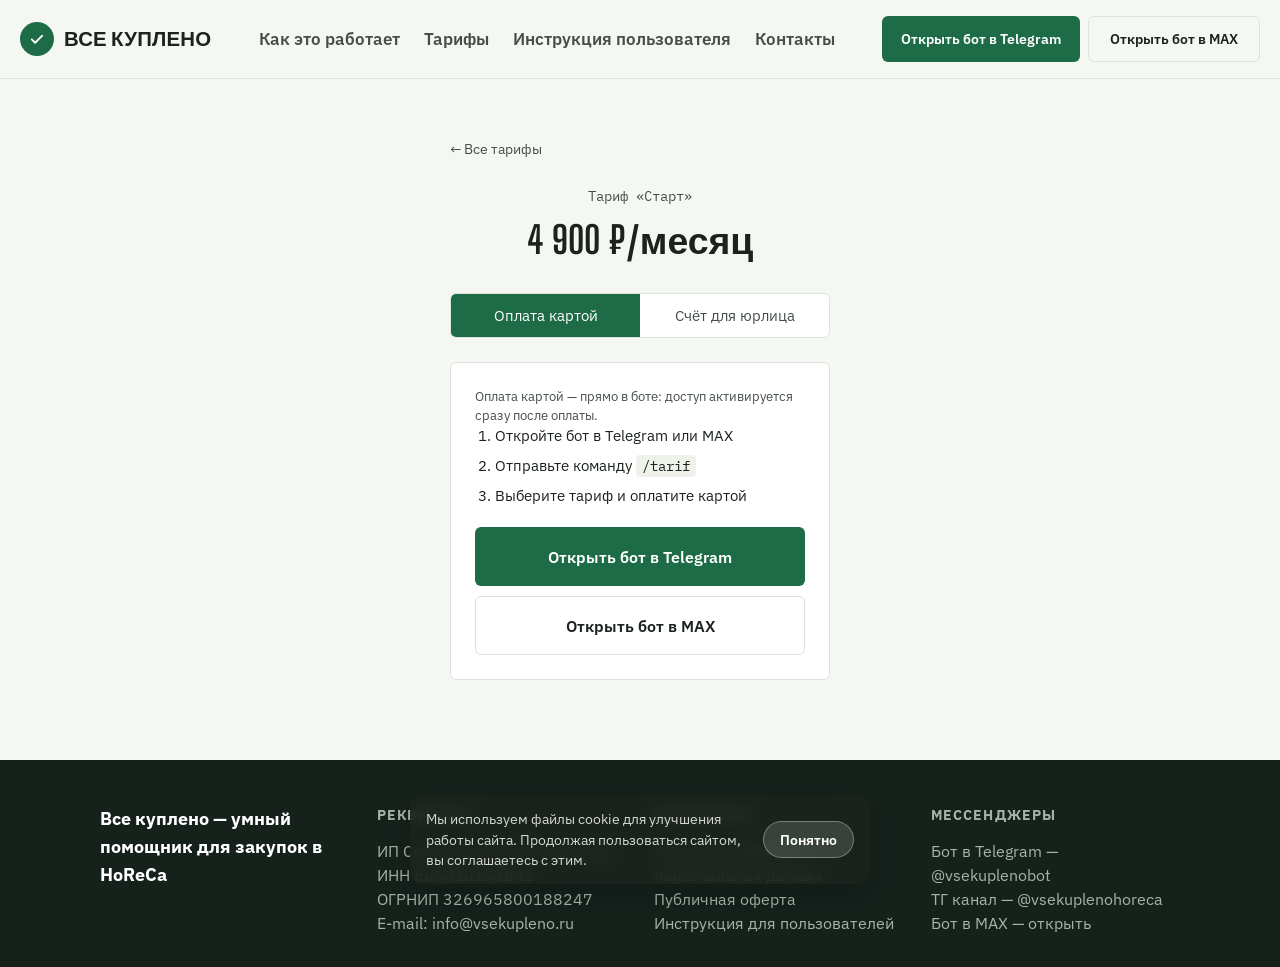
<file: pay.html>
<!doctype html>
<html lang="ru">
<head>
  <meta charset="UTF-8">
  <meta name="viewport" content="width=device-width, initial-scale=1.0">
  <title>Оплата тарифа — Всё куплено</title>
  <meta name="description" content="Оплата тарифа «Всё куплено»: картой через ЮKassa или по счёту для юридического лица.">
  <meta name="robots" content="noindex, follow">
  <link rel="canonical" href="https://vsekupleno.ru/pay.html">
  <meta name="theme-color" content="#171A1C">
  <link rel="icon" type="image/svg+xml" href="/favicon.svg">
  <link rel="preconnect" href="https://fonts.googleapis.com">
  <link rel="preconnect" href="https://fonts.gstatic.com" crossorigin>
  <link href="https://fonts.googleapis.com/css2?family=Big+Shoulders+Display:wght@600;700;800&family=IBM+Plex+Sans:wght@400;500;600;700&family=IBM+Plex+Mono:wght@400;500;600&display=swap" rel="stylesheet">
  <link rel="stylesheet" href="styles.css">
</head>
<body class="pay-page-body">
  <header class="site-header">
    <div class="container header-inner">
      <a href="index.html" class="logo">
        <span class="logo-badge" aria-hidden="true">
          <svg viewBox="0 0 24 24" width="18" height="18" fill="none"><path d="M5 12.5l4.5 4.5L19 7.5" stroke="#fff" stroke-width="2.4" stroke-linecap="round" stroke-linejoin="round"/></svg>
        </span>
        ВСЕ КУПЛЕНО
      </a>
      <nav class="header-nav">
        <a href="index.html#gallery">Как это работает</a>
        <a href="index.html#prices">Тарифы</a>
        <a href="instruction.html">Инструкция пользователя</a>
        <a href="index.html#footer">Контакты</a>
      </nav>
      <div class="header-cta">
        <a href="#" class="btn btn-primary" data-role="telegram-link" target="_blank" rel="noopener"><span class="btn-text-full">Открыть бот в Telegram</span><span class="btn-text-short">Telegram</span></a>
        <a href="#" class="btn btn-outline" data-role="max-link" target="_blank" rel="noopener"><span class="btn-text-full">Открыть бот в MAX</span><span class="btn-text-short">MAX</span></a>
      </div>
    </div>
  </header>

  <section class="pay-page">
    <div class="container pay-page-inner">
      <a href="index.html#prices" class="pay-back">← Все тарифы</a>

      <div class="pay-summary">
        <p class="pay-summary-plan" id="pay-plan-name">Тариф</p>
        <p class="pay-summary-price" id="pay-plan-price">0 ₽</p>
      </div>

      <div class="pay-method-switch" role="group" aria-label="Способ оплаты">
        <button type="button" class="pay-method-btn is-active" id="pay-method-card-btn">Оплата картой</button>
        <button type="button" class="pay-method-btn" id="pay-method-invoice-btn">Счёт для юрлица</button>
      </div>

      <div class="pay-panel" id="pay-panel-card">
        <p class="payment-form-note" style="margin-top: 0;">Оплата картой — прямо в боте: доступ активируется сразу после оплаты.</p>
        <ol class="pay-steps">
          <li>Откройте бот в Telegram или MAX</li>
          <li>Отправьте команду <code>/tarif</code></li>
          <li>Выберите тариф и оплатите картой</li>
        </ol>
        <a href="#" class="btn btn-primary" data-role="telegram-link" target="_blank" rel="noopener">Открыть бот в Telegram</a>
        <a href="#" class="btn btn-outline" data-role="max-link" target="_blank" rel="noopener" style="margin-top: 10px;">Открыть бот в MAX</a>
      </div>

      <div class="pay-panel" id="pay-panel-invoice" hidden>
        <form class="payment-form" id="invoice-form">
          <label for="invoice-org">Название организации</label>
          <input type="text" id="invoice-org" name="orgName" placeholder="введите наименование" required>
          <label for="invoice-inn">ИНН организации</label>
          <input type="text" id="invoice-inn" name="inn" placeholder="10 или 12 цифр" inputmode="numeric" required>
          <label for="invoice-email">Email для отправки счета</label>
          <input type="email" id="invoice-email" name="email" placeholder="you@company.ru" required>
          <p class="payment-form-error" id="invoice-form-error" hidden></p>
          <button type="submit" class="btn btn-primary" id="invoice-form-submit">Запросить счёт</button>
        </form>
        <p class="payment-form-note" id="invoice-form-success" hidden>Счёт сформирован — мы вышлем его на указанный email в течение рабочего дня. После оплаты по счёту активируем доступ. </p>
      </div>
    </div>
  </section>

  <footer id="footer" class="site-footer">
    <div class="container">
      <div class="footer-grid">
        <div class="footer-col">
          <p class="footer-brand-text">Все куплено — умный помощник для закупок в HoReCa</p>
        </div>
        <div class="footer-col">
          <h4>Реквизиты</h4>
          <p>ИП Сермягина Анна Андреевна<br>
          ИНН 665810153841<br>
          ОГРНИП 326965800188247<br>
          E-mail: <a href="mailto:info@vsekupleno.ru">info@vsekupleno.ru</a></p>
        </div>
        <div class="footer-col">
          <h4>Документы</h4>
          <p>
            <a href="privacy.html">Политика обработки персональных данных</a><br>
            <a href="oferta.html">Публичная оферта</a><br>
            <a href="instruction.html">Инструкция для пользователей</a>
          </p>
        </div>
        <div class="footer-col">
          <h4>Мессенджеры</h4>
          <p>
            Бот в Telegram — <a href="https://t.me/vsekuplenobot" target="_blank" rel="noopener">@vsekuplenobot</a><br>
            ТГ канал — <a href="https://t.me/vsekuplenohoreca" target="_blank" rel="noopener">@vsekuplenohoreca</a><br>
            Бот в MAX — <a href="#" data-role="max-link" target="_blank" rel="noopener">открыть</a>
          </p>
        </div>
      </div>
    </div>
  </footer>

  <button type="button" class="back-to-top" id="back-to-top" aria-label="Наверх">
    <svg viewBox="0 0 24 24" width="20" height="20" fill="none" aria-hidden="true"><path d="M12 19V5M5 12l7-7 7 7" stroke="currentColor" stroke-width="2.2" stroke-linecap="round" stroke-linejoin="round"/></svg>
  </button>

  <div class="cookie-banner" id="cookie-banner" hidden>
    <p>Мы используем файлы cookie для улучшения работы сайта. Продолжая пользоваться сайтом, вы соглашаетесь с этим.</p>
    <button type="button" class="cookie-accept" id="cookie-accept">Понятно</button>
  </div>

  <script src="config.js"></script>
  <script src="script.js"></script>
</body>
</html>
</file>
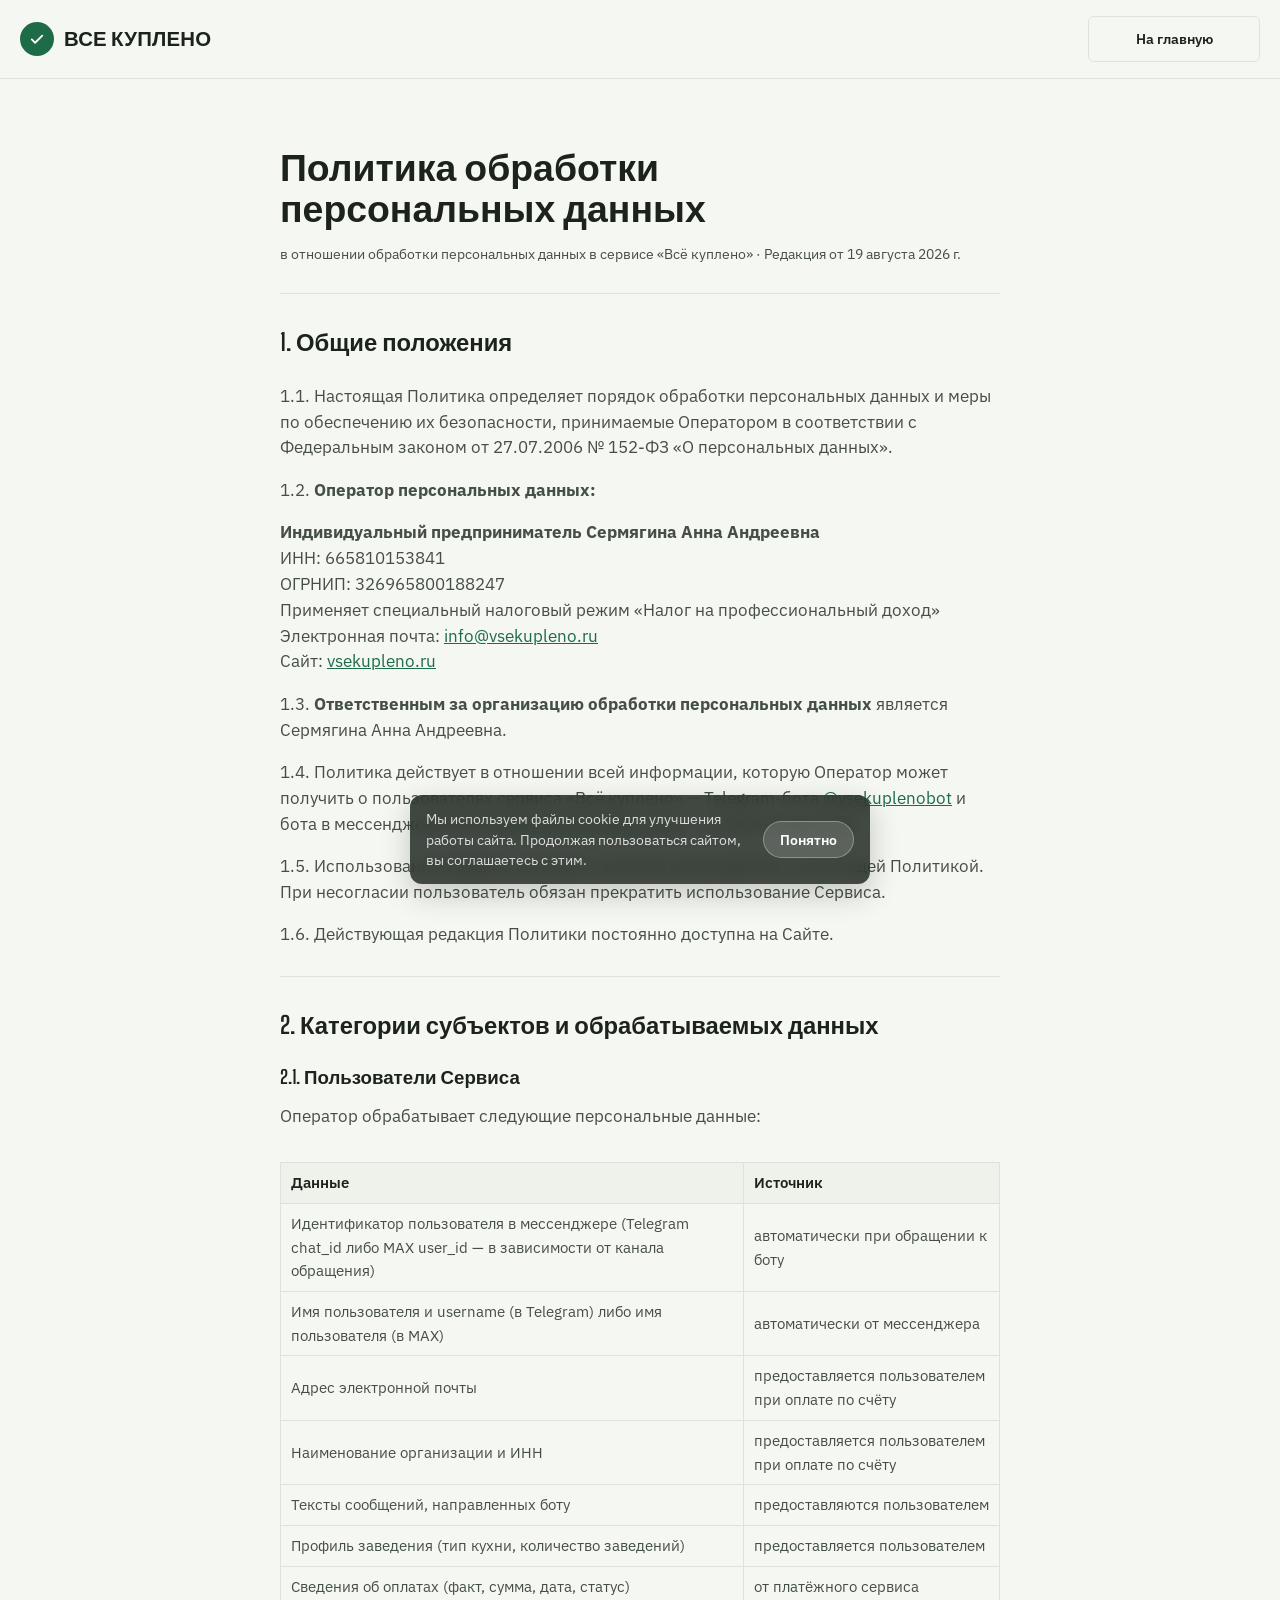
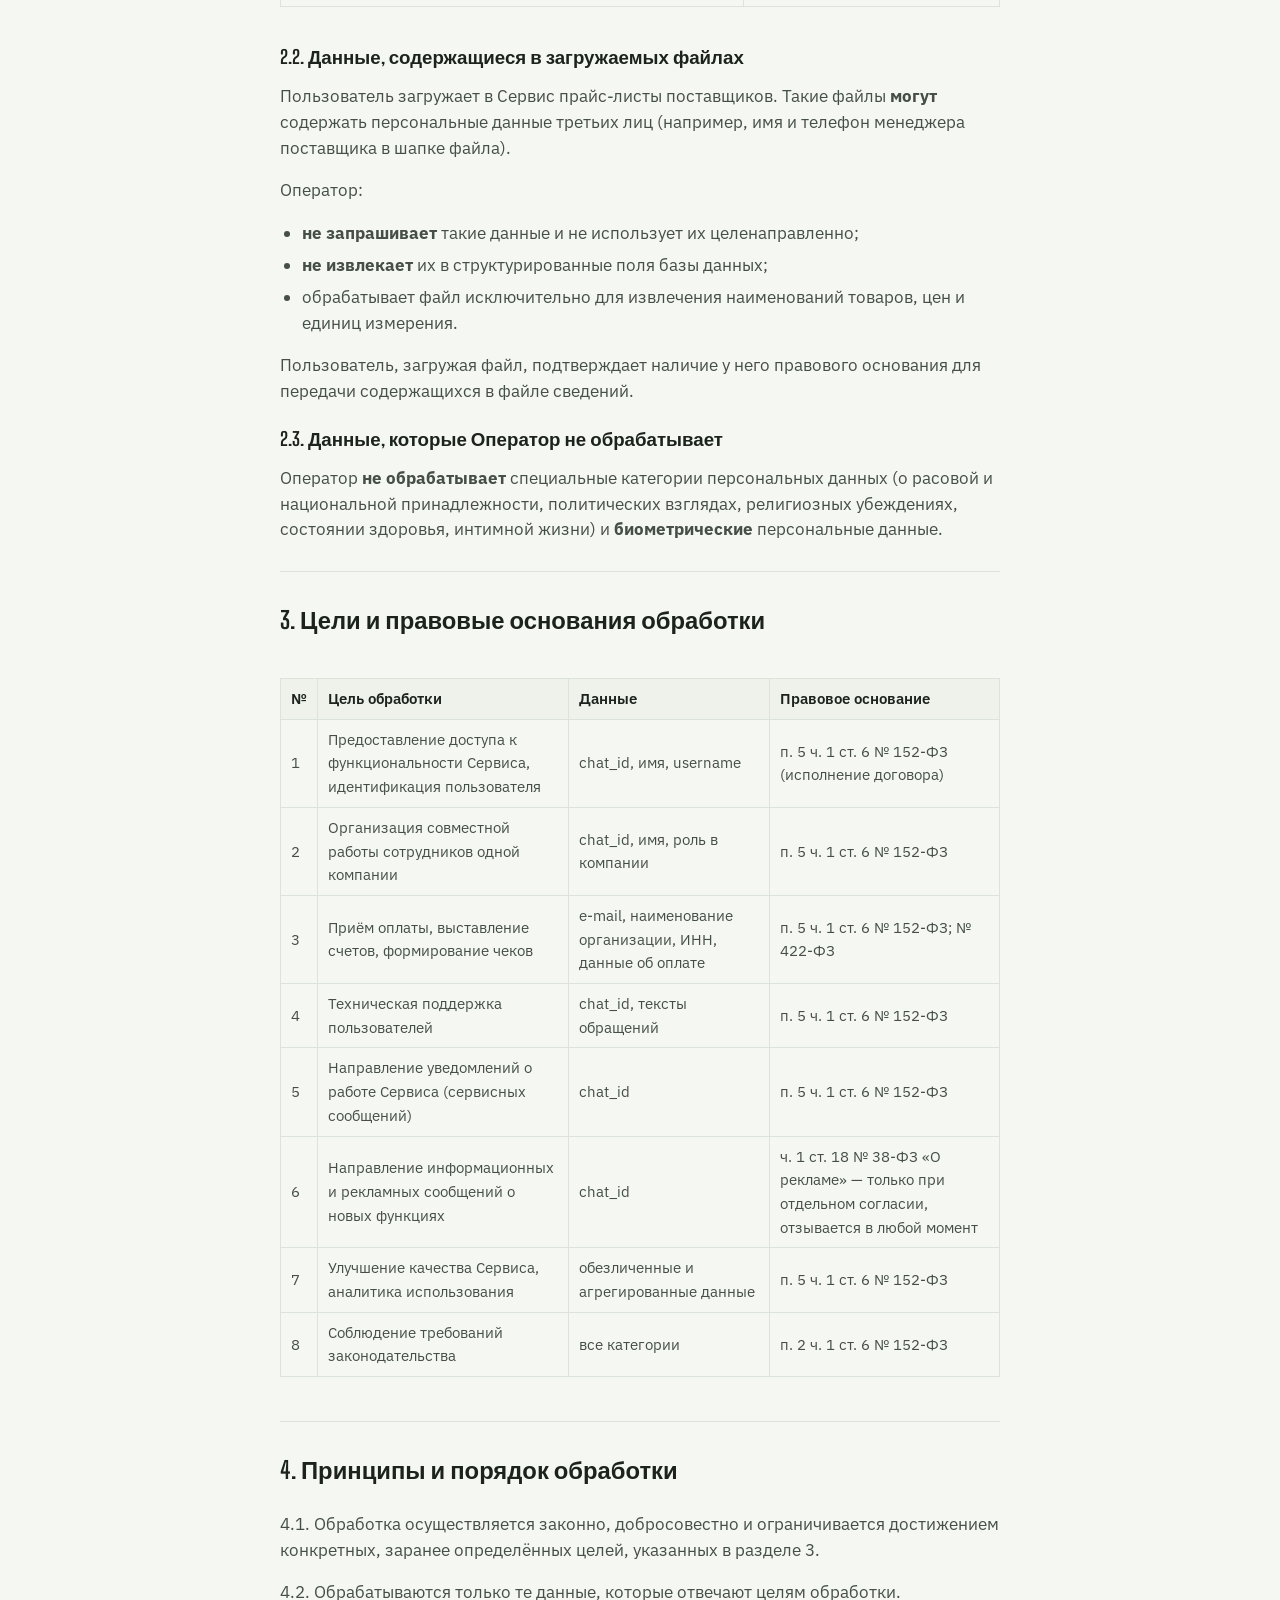
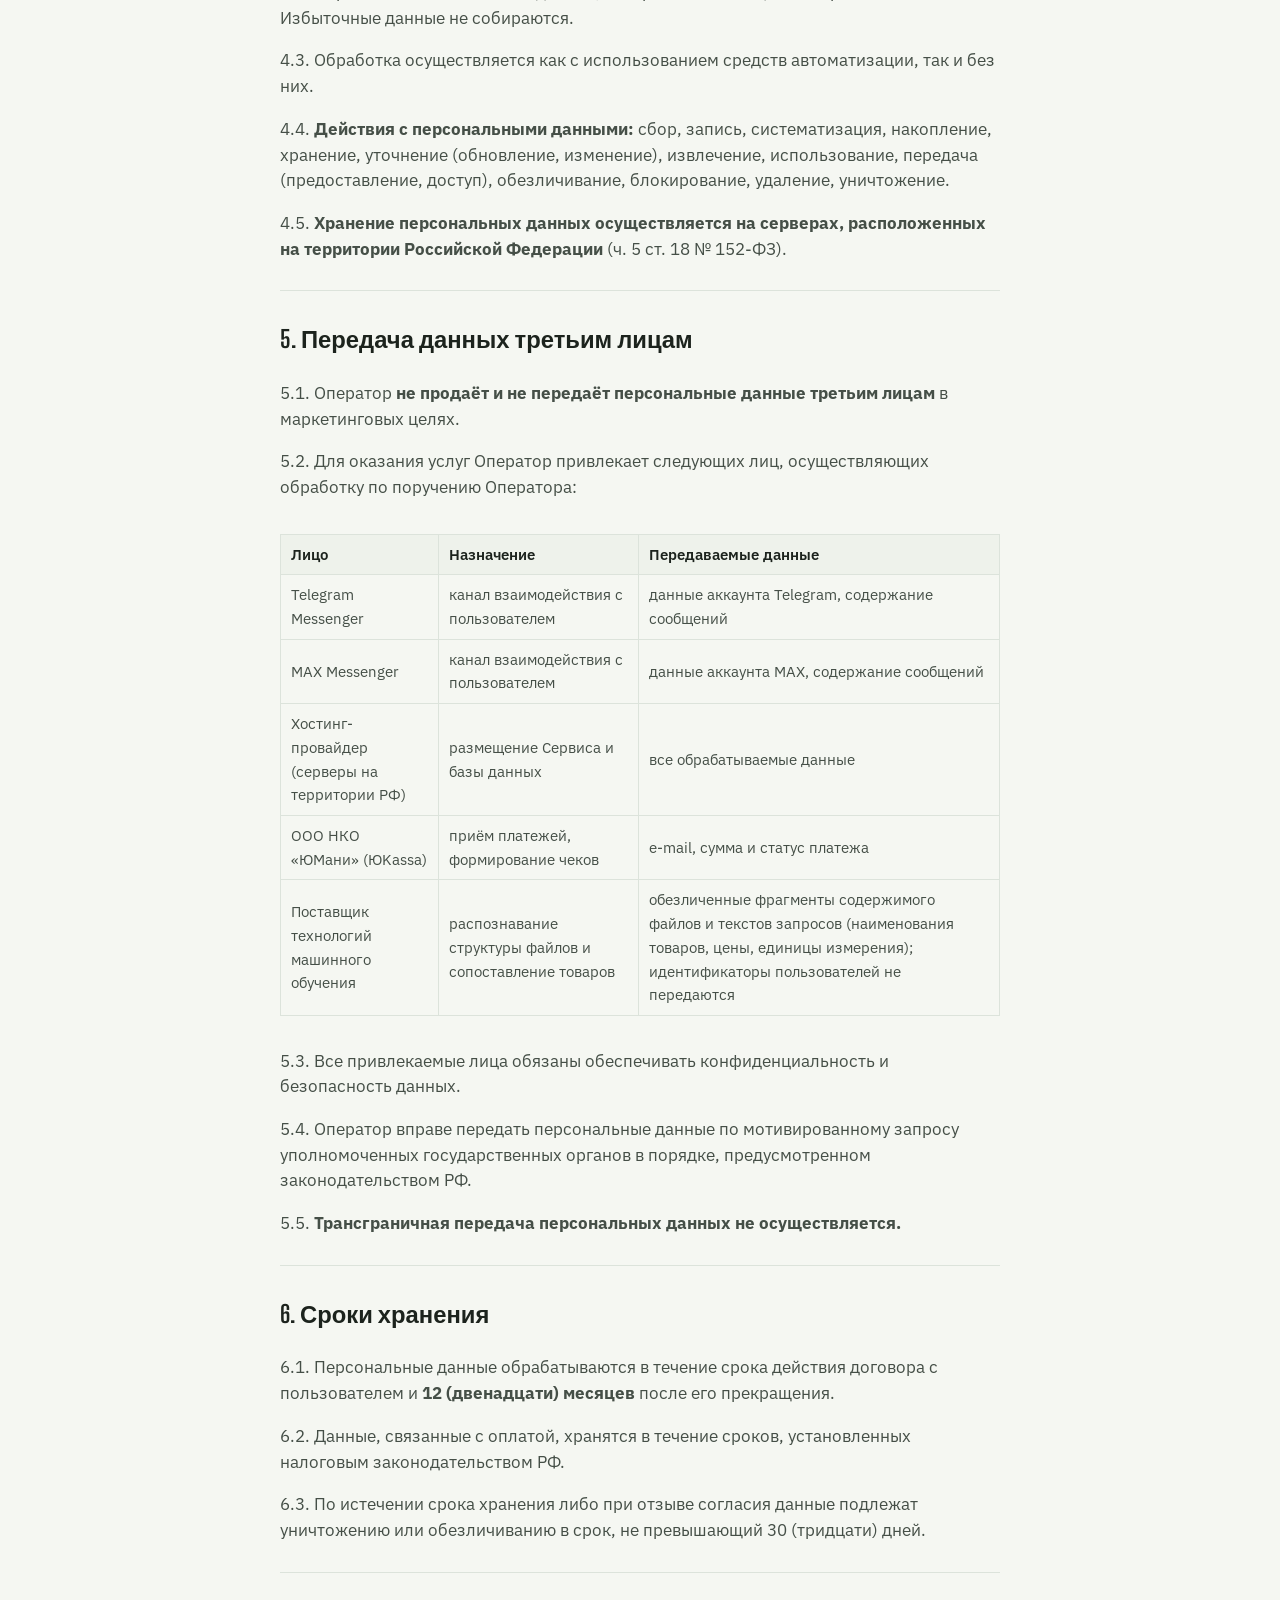
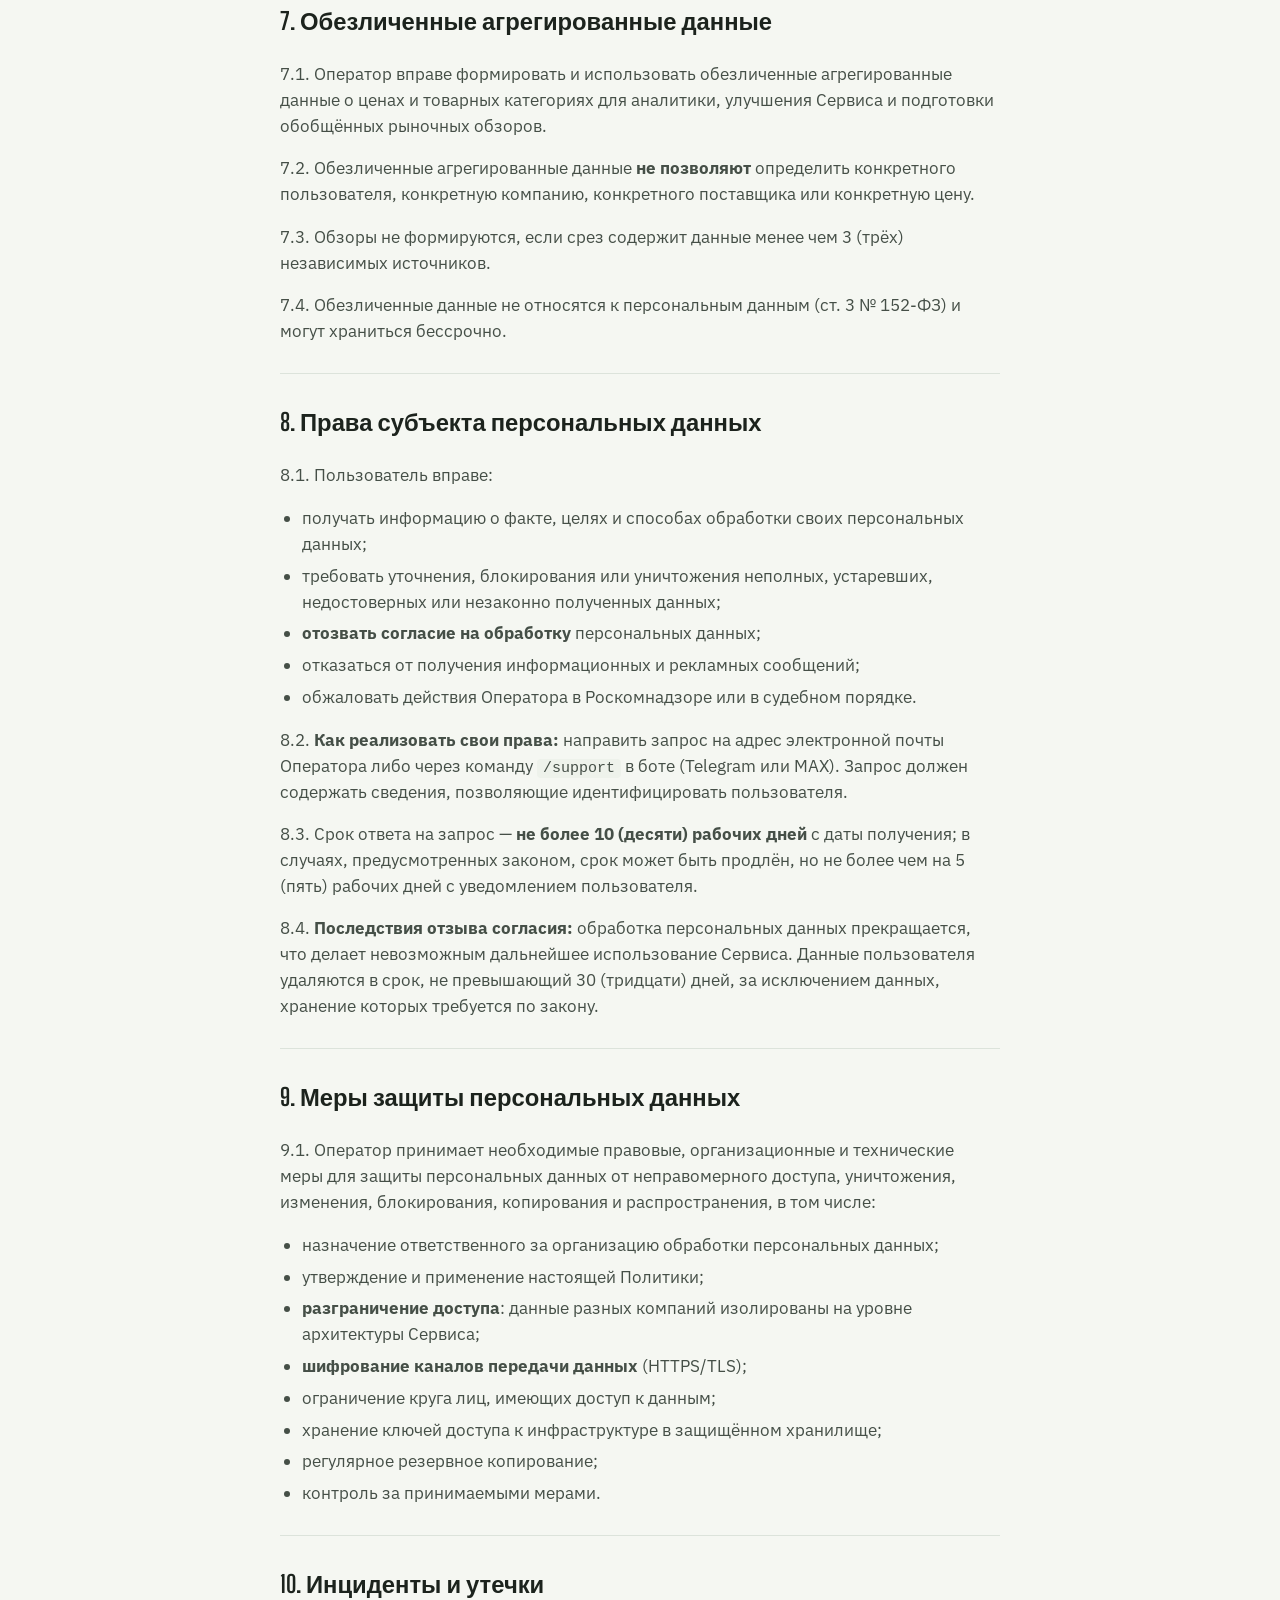
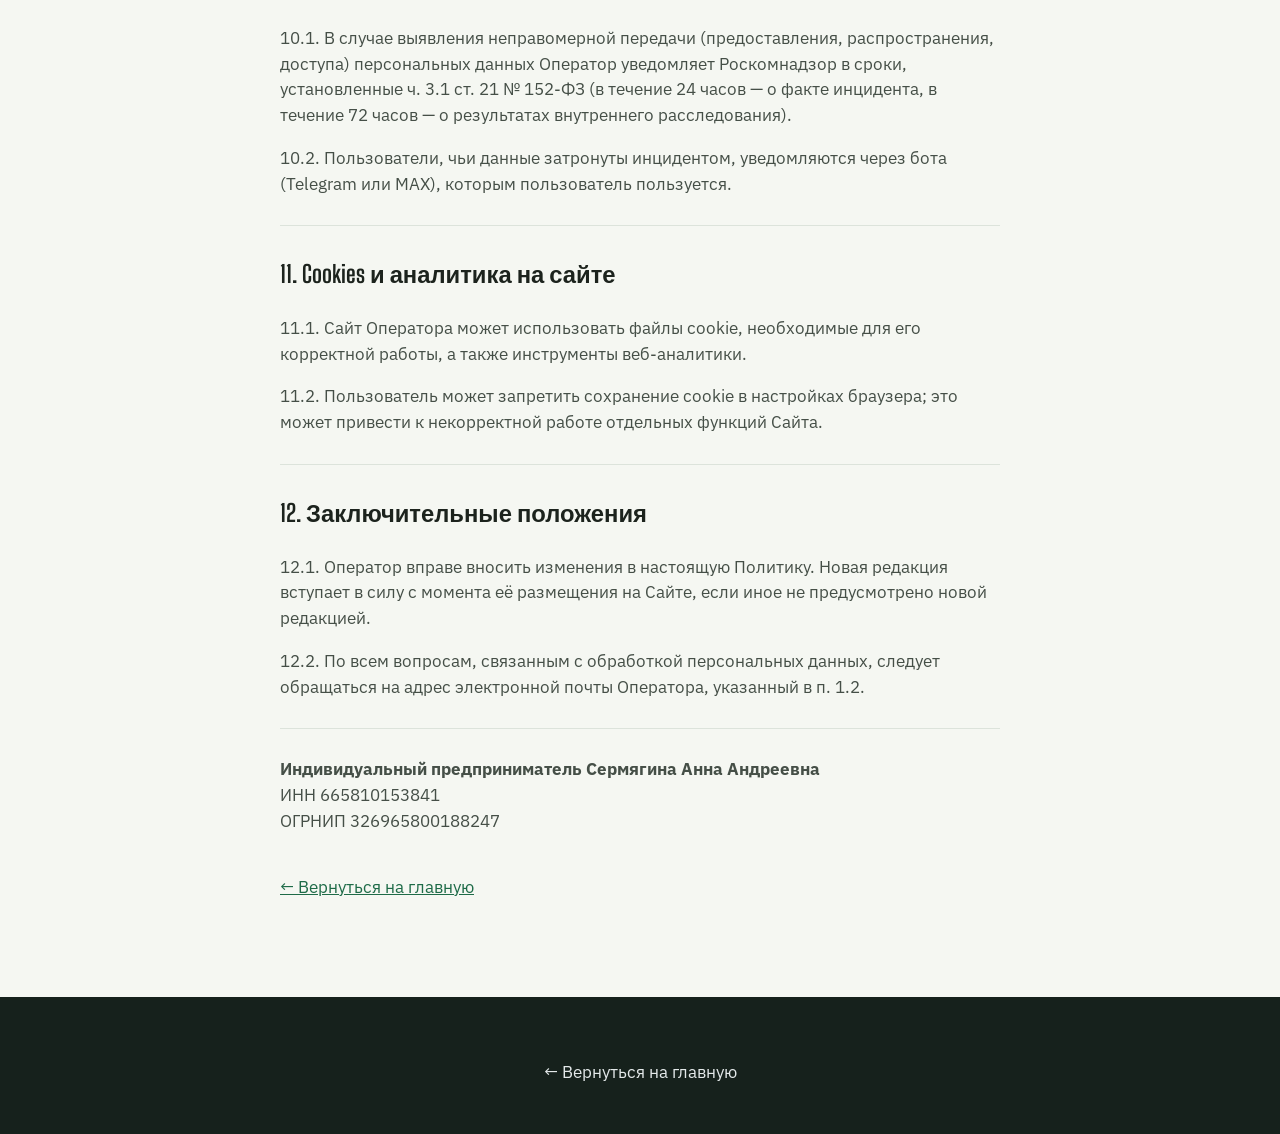
<file: privacy.html>
<!doctype html>
<html lang="ru">
<head>
  <meta charset="UTF-8">
  <meta name="viewport" content="width=device-width, initial-scale=1.0">
  <title>Политика обработки персональных данных — Всё куплено</title>
  <meta name="description" content="Политика обработки персональных данных сервиса «Всё куплено»: какие данные собираются, для чего используются и как защищаются.">
  <link rel="canonical" href="https://vsekupleno.ru/privacy.html">
  <meta name="theme-color" content="#171A1C">
  <link rel="icon" type="image/svg+xml" href="/favicon.svg">
  <link rel="preconnect" href="https://fonts.googleapis.com">
  <link rel="preconnect" href="https://fonts.gstatic.com" crossorigin>
  <link href="https://fonts.googleapis.com/css2?family=Big+Shoulders+Display:wght@600;700;800&family=IBM+Plex+Sans:wght@400;500;600;700&family=IBM+Plex+Mono:wght@400;500;600&display=swap" rel="stylesheet">
  <link rel="stylesheet" href="styles.css">
</head>
<body>
  <header class="site-header">
    <div class="container header-inner">
      <a href="index.html" class="logo">
        <span class="logo-badge" aria-hidden="true">
          <svg viewBox="0 0 24 24" width="18" height="18" fill="none"><path d="M5 12.5l4.5 4.5L19 7.5" stroke="#fff" stroke-width="2.4" stroke-linecap="round" stroke-linejoin="round"/></svg>
        </span>
        ВСЕ КУПЛЕНО
      </a>
      <div class="header-cta">
        <a href="index.html" class="btn btn-outline">На главную</a>
      </div>
    </div>
  </header>

  <section class="page-hero">
    <div class="container doc">
      <h1>Политика обработки персональных данных</h1>
      <p class="updated">в отношении обработки персональных данных в сервисе «Всё куплено» &middot; Редакция от 19 августа 2026 г.</p>

      <hr>

      <h2>1. Общие положения</h2>
      <p>1.1. Настоящая Политика определяет порядок обработки персональных данных и меры по обеспечению их безопасности, принимаемые Оператором в соответствии с Федеральным законом от 27.07.2006 № 152-ФЗ «О персональных данных».</p>
      <p>1.2. <strong>Оператор персональных данных:</strong></p>
      <p>
        <strong>Индивидуальный предприниматель Сермягина Анна Андреевна</strong><br>
        ИНН: 665810153841<br>
        ОГРНИП: 326965800188247<br>
        Применяет специальный налоговый режим «Налог на профессиональный доход»<br>
        Электронная почта: <a href="mailto:info@vsekupleno.ru">info@vsekupleno.ru</a><br>
        Сайт: <a href="https://vsekupleno.ru" target="_blank" rel="noopener">vsekupleno.ru</a>
      </p>
      <p>1.3. <strong>Ответственным за организацию обработки персональных данных</strong> является Сермягина Анна Андреевна.</p>
      <p>1.4. Политика действует в отношении всей информации, которую Оператор может получить о пользователях сервиса «Всё куплено» — Telegram-бота <a href="https://t.me/vsekuplenobot" target="_blank" rel="noopener">@vsekuplenobot</a> и бота в мессенджере MAX (<a href="https://max.ru/id665810153841_bot" target="_blank" rel="noopener">@id665810153841_bot</a>) — и Сайта Оператора.</p>
      <p>1.5. Использование Сервиса означает согласие пользователя с настоящей Политикой. При несогласии пользователь обязан прекратить использование Сервиса.</p>
      <p>1.6. Действующая редакция Политики постоянно доступна на Сайте.</p>

      <hr>

      <h2>2. Категории субъектов и обрабатываемых данных</h2>
      <h3>2.1. Пользователи Сервиса</h3>
      <p>Оператор обрабатывает следующие персональные данные:</p>
      <div style="overflow-x:auto;">
      <table>
        <thead><tr><th>Данные</th><th>Источник</th></tr></thead>
        <tbody>
          <tr><td>Идентификатор пользователя в мессенджере (Telegram chat_id либо MAX user_id — в зависимости от канала обращения)</td><td>автоматически при обращении к боту</td></tr>
          <tr><td>Имя пользователя и username (в Telegram) либо имя пользователя (в MAX)</td><td>автоматически от мессенджера</td></tr>
          <tr><td>Адрес электронной почты</td><td>предоставляется пользователем при оплате по счёту</td></tr>
          <tr><td>Наименование организации и ИНН</td><td>предоставляется пользователем при оплате по счёту</td></tr>
          <tr><td>Тексты сообщений, направленных боту</td><td>предоставляются пользователем</td></tr>
          <tr><td>Профиль заведения (тип кухни, количество заведений)</td><td>предоставляется пользователем</td></tr>
          <tr><td>Сведения об оплатах (факт, сумма, дата, статус)</td><td>от платёжного сервиса</td></tr>
        </tbody>
      </table>
      </div>

      <h3>2.2. Данные, содержащиеся в загружаемых файлах</h3>
      <p>Пользователь загружает в Сервис прайс-листы поставщиков. Такие файлы <strong>могут</strong> содержать персональные данные третьих лиц (например, имя и телефон менеджера поставщика в шапке файла).</p>
      <p>Оператор:</p>
      <ul>
        <li><strong>не запрашивает</strong> такие данные и не использует их целенаправленно;</li>
        <li><strong>не извлекает</strong> их в структурированные поля базы данных;</li>
        <li>обрабатывает файл исключительно для извлечения наименований товаров, цен и единиц измерения.</li>
      </ul>
      <p>Пользователь, загружая файл, подтверждает наличие у него правового основания для передачи содержащихся в файле сведений.</p>

      <h3>2.3. Данные, которые Оператор не обрабатывает</h3>
      <p>Оператор <strong>не обрабатывает</strong> специальные категории персональных данных (о расовой и национальной принадлежности, политических взглядах, религиозных убеждениях, состоянии здоровья, интимной жизни) и <strong>биометрические</strong> персональные данные.</p>

      <hr>

      <h2>3. Цели и правовые основания обработки</h2>
      <div style="overflow-x:auto;">
      <table>
        <thead><tr><th>№</th><th>Цель обработки</th><th>Данные</th><th>Правовое основание</th></tr></thead>
        <tbody>
          <tr><td>1</td><td>Предоставление доступа к функциональности Сервиса, идентификация пользователя</td><td>chat_id, имя, username</td><td>п. 5 ч. 1 ст. 6 № 152-ФЗ (исполнение договора)</td></tr>
          <tr><td>2</td><td>Организация совместной работы сотрудников одной компании</td><td>chat_id, имя, роль в компании</td><td>п. 5 ч. 1 ст. 6 № 152-ФЗ</td></tr>
          <tr><td>3</td><td>Приём оплаты, выставление счетов, формирование чеков</td><td>e-mail, наименование организации, ИНН, данные об оплате</td><td>п. 5 ч. 1 ст. 6 № 152-ФЗ; № 422-ФЗ</td></tr>
          <tr><td>4</td><td>Техническая поддержка пользователей</td><td>chat_id, тексты обращений</td><td>п. 5 ч. 1 ст. 6 № 152-ФЗ</td></tr>
          <tr><td>5</td><td>Направление уведомлений о работе Сервиса (сервисных сообщений)</td><td>chat_id</td><td>п. 5 ч. 1 ст. 6 № 152-ФЗ</td></tr>
          <tr><td>6</td><td>Направление информационных и рекламных сообщений о новых функциях</td><td>chat_id</td><td>ч. 1 ст. 18 № 38-ФЗ «О рекламе» — только при отдельном согласии, отзывается в любой момент</td></tr>
          <tr><td>7</td><td>Улучшение качества Сервиса, аналитика использования</td><td>обезличенные и агрегированные данные</td><td>п. 5 ч. 1 ст. 6 № 152-ФЗ</td></tr>
          <tr><td>8</td><td>Соблюдение требований законодательства</td><td>все категории</td><td>п. 2 ч. 1 ст. 6 № 152-ФЗ</td></tr>
        </tbody>
      </table>
      </div>

      <hr>

      <h2>4. Принципы и порядок обработки</h2>
      <p>4.1. Обработка осуществляется законно, добросовестно и ограничивается достижением конкретных, заранее определённых целей, указанных в разделе 3.</p>
      <p>4.2. Обрабатываются только те данные, которые отвечают целям обработки. Избыточные данные не собираются.</p>
      <p>4.3. Обработка осуществляется как с использованием средств автоматизации, так и без них.</p>
      <p>4.4. <strong>Действия с персональными данными:</strong> сбор, запись, систематизация, накопление, хранение, уточнение (обновление, изменение), извлечение, использование, передача (предоставление, доступ), обезличивание, блокирование, удаление, уничтожение.</p>
      <p>4.5. <strong>Хранение персональных данных осуществляется на серверах, расположенных на территории Российской Федерации</strong> (ч. 5 ст. 18 № 152-ФЗ).</p>

      <hr>

      <h2>5. Передача данных третьим лицам</h2>
      <p>5.1. Оператор <strong>не продаёт и не передаёт персональные данные третьим лицам</strong> в маркетинговых целях.</p>
      <p>5.2. Для оказания услуг Оператор привлекает следующих лиц, осуществляющих обработку по поручению Оператора:</p>
      <div style="overflow-x:auto;">
      <table>
        <thead><tr><th>Лицо</th><th>Назначение</th><th>Передаваемые данные</th></tr></thead>
        <tbody>
          <tr><td>Telegram Messenger</td><td>канал взаимодействия с пользователем</td><td>данные аккаунта Telegram, содержание сообщений</td></tr>
          <tr><td>MAX Messenger</td><td>канал взаимодействия с пользователем</td><td>данные аккаунта MAX, содержание сообщений</td></tr>
          <tr><td>Хостинг-провайдер (серверы на территории РФ)</td><td>размещение Сервиса и базы данных</td><td>все обрабатываемые данные</td></tr>
          <tr><td>ООО НКО «ЮМани» (ЮKassa)</td><td>приём платежей, формирование чеков</td><td>e-mail, сумма и статус платежа</td></tr>
          <tr><td>Поставщик технологий машинного обучения</td><td>распознавание структуры файлов и сопоставление товаров</td><td>обезличенные фрагменты содержимого файлов и текстов запросов (наименования товаров, цены, единицы измерения); идентификаторы пользователей не передаются</td></tr>
        </tbody>
      </table>
      </div>
      <p>5.3. Все привлекаемые лица обязаны обеспечивать конфиденциальность и безопасность данных.</p>
      <p>5.4. Оператор вправе передать персональные данные по мотивированному запросу уполномоченных государственных органов в порядке, предусмотренном законодательством РФ.</p>
      <p>5.5. <strong>Трансграничная передача персональных данных не осуществляется.</strong></p>

      <hr>

      <h2>6. Сроки хранения</h2>
      <p>6.1. Персональные данные обрабатываются в течение срока действия договора с пользователем и <strong>12 (двенадцати) месяцев</strong> после его прекращения.</p>
      <p>6.2. Данные, связанные с оплатой, хранятся в течение сроков, установленных налоговым законодательством РФ.</p>
      <p>6.3. По истечении срока хранения либо при отзыве согласия данные подлежат уничтожению или обезличиванию в срок, не превышающий 30 (тридцати) дней.</p>

      <hr>

      <h2>7. Обезличенные агрегированные данные</h2>
      <p>7.1. Оператор вправе формировать и использовать обезличенные агрегированные данные о ценах и товарных категориях для аналитики, улучшения Сервиса и подготовки обобщённых рыночных обзоров.</p>
      <p>7.2. Обезличенные агрегированные данные <strong>не позволяют</strong> определить конкретного пользователя, конкретную компанию, конкретного поставщика или конкретную цену.</p>
      <p>7.3. Обзоры не формируются, если срез содержит данные менее чем 3 (трёх) независимых источников.</p>
      <p>7.4. Обезличенные данные не относятся к персональным данным (ст. 3 № 152-ФЗ) и могут храниться бессрочно.</p>

      <hr>

      <h2>8. Права субъекта персональных данных</h2>
      <p>8.1. Пользователь вправе:</p>
      <ul>
        <li>получать информацию о факте, целях и способах обработки своих персональных данных;</li>
        <li>требовать уточнения, блокирования или уничтожения неполных, устаревших, недостоверных или незаконно полученных данных;</li>
        <li><strong>отозвать согласие на обработку</strong> персональных данных;</li>
        <li>отказаться от получения информационных и рекламных сообщений;</li>
        <li>обжаловать действия Оператора в Роскомнадзоре или в судебном порядке.</li>
      </ul>
      <p>8.2. <strong>Как реализовать свои права:</strong> направить запрос на адрес электронной почты Оператора либо через команду <code>/support</code> в боте (Telegram или MAX). Запрос должен содержать сведения, позволяющие идентифицировать пользователя.</p>
      <p>8.3. Срок ответа на запрос — <strong>не более 10 (десяти) рабочих дней</strong> с даты получения; в случаях, предусмотренных законом, срок может быть продлён, но не более чем на 5 (пять) рабочих дней с уведомлением пользователя.</p>
      <p>8.4. <strong>Последствия отзыва согласия:</strong> обработка персональных данных прекращается, что делает невозможным дальнейшее использование Сервиса. Данные пользователя удаляются в срок, не превышающий 30 (тридцати) дней, за исключением данных, хранение которых требуется по закону.</p>

      <hr>

      <h2>9. Меры защиты персональных данных</h2>
      <p>9.1. Оператор принимает необходимые правовые, организационные и технические меры для защиты персональных данных от неправомерного доступа, уничтожения, изменения, блокирования, копирования и распространения, в том числе:</p>
      <ul>
        <li>назначение ответственного за организацию обработки персональных данных;</li>
        <li>утверждение и применение настоящей Политики;</li>
        <li><strong>разграничение доступа</strong>: данные разных компаний изолированы на уровне архитектуры Сервиса;</li>
        <li><strong>шифрование каналов передачи данных</strong> (HTTPS/TLS);</li>
        <li>ограничение круга лиц, имеющих доступ к данным;</li>
        <li>хранение ключей доступа к инфраструктуре в защищённом хранилище;</li>
        <li>регулярное резервное копирование;</li>
        <li>контроль за принимаемыми мерами.</li>
      </ul>

      <hr>

      <h2>10. Инциденты и утечки</h2>
      <p>10.1. В случае выявления неправомерной передачи (предоставления, распространения, доступа) персональных данных Оператор уведомляет Роскомнадзор в сроки, установленные ч. 3.1 ст. 21 № 152-ФЗ (в течение 24 часов — о факте инцидента, в течение 72 часов — о результатах внутреннего расследования).</p>
      <p>10.2. Пользователи, чьи данные затронуты инцидентом, уведомляются через бота (Telegram или MAX), которым пользователь пользуется.</p>

      <hr>

      <h2>11. Cookies и аналитика на сайте</h2>
      <p>11.1. Сайт Оператора может использовать файлы cookie, необходимые для его корректной работы, а также инструменты веб-аналитики.</p>
      <p>11.2. Пользователь может запретить сохранение cookie в настройках браузера; это может привести к некорректной работе отдельных функций Сайта.</p>

      <hr>

      <h2>12. Заключительные положения</h2>
      <p>12.1. Оператор вправе вносить изменения в настоящую Политику. Новая редакция вступает в силу с момента её размещения на Сайте, если иное не предусмотрено новой редакцией.</p>
      <p>12.2. По всем вопросам, связанным с обработкой персональных данных, следует обращаться на адрес электронной почты Оператора, указанный в п. 1.2.</p>

      <hr>

      <p>
        <strong>Индивидуальный предприниматель Сермягина Анна Андреевна</strong><br>
        ИНН 665810153841<br>
        ОГРНИП 326965800188247
      </p>

      <p style="margin-top: 40px;"><a href="index.html">← Вернуться на главную</a></p>
    </div>
  </section>

  <footer class="site-footer">
    <div class="container">
      <p style="text-align:center; color:#e4e9ea;"><a href="index.html">← Вернуться на главную</a></p>
    </div>
  </footer>

  <button type="button" class="back-to-top" id="back-to-top" aria-label="Наверх">
    <svg viewBox="0 0 24 24" width="20" height="20" fill="none" aria-hidden="true"><path d="M12 19V5M5 12l7-7 7 7" stroke="currentColor" stroke-width="2.2" stroke-linecap="round" stroke-linejoin="round"/></svg>
  </button>

  <div class="cookie-banner" id="cookie-banner" hidden>
    <p>Мы используем файлы cookie для улучшения работы сайта. Продолжая пользоваться сайтом, вы соглашаетесь с этим.</p>
    <button type="button" class="cookie-accept" id="cookie-accept">Понятно</button>
  </div>

  <script src="config.js"></script>
  <script src="script.js"></script>
</body>
</html>
</file>
<file: styles.css>
:root {
  --bg: #F5F7F2;
  --bg-soft: #EEF2EB;
  --card: #ffffff;
  --text: #1C231D;
  --text-muted: #454F47;
  --accent: #1E6B48;
  --accent-dark: #17573A;
  --accent-deep: #1E6B48;
  --border: #DCE3DB;
  --radius: 6px;
  --max-width: 1120px;
  --footer-bg: #16211C;
  --footer-text-muted: #A7B3A8;
  --bg-white: #FFFFFF;
}

* { box-sizing: border-box; }

html { scroll-behavior: smooth; font-size: 17px; }

body {
  margin: 0;
  font-family: "IBM Plex Sans", -apple-system, BlinkMacSystemFont, "Segoe UI", Roboto, Helvetica, Arial, sans-serif;
  background: var(--bg);
  color: var(--text);
  line-height: 1.55;
}

.container {
  max-width: var(--max-width);
  margin: 0 auto;
  padding: 0 20px;
}

h1, h2, h3 {
  font-family: "Big Shoulders Display", "Arial Narrow", sans-serif;
  line-height: 1.08;
  margin: 0 0 12px;
  font-weight: 700;
  text-wrap: balance;
}
h2 { font-size: 1.9rem; text-align: center; margin-bottom: 28px; }
p { color: var(--text-muted); }

a { color: inherit; text-decoration: none; }

.num { font-family: "IBM Plex Mono", monospace; font-variant-numeric: tabular-nums; }

/* Buttons */
.btn {
  display: inline-flex;
  align-items: center;
  justify-content: center;
  padding: 16px 28px;
  border-radius: var(--radius);
  font-weight: 600;
  font-size: 0.95rem;
  font-family: "IBM Plex Sans", sans-serif;
  border: 1.5px solid transparent;
  cursor: pointer;
  transition: background .15s ease, border-color .15s ease, color .15s ease;
  white-space: nowrap;
}
.btn-lg { padding: 18px 32px; font-size: 1.05rem; }
.btn-primary { background: var(--accent); color: #fff; }
.btn-primary:hover { background: var(--accent-dark); }
.btn-outline { background: transparent; border-color: var(--border); color: var(--text); }
.btn-outline:hover { border-color: var(--accent); color: var(--accent); }
.btn-icon { flex-shrink: 0; }
.btn-telegram { background: var(--accent); color: #fff; gap: 9px; }
.btn-telegram:hover { background: var(--accent-dark); }
.btn-max { background: var(--text); color: #fff; gap: 9px; }
.btn-max:hover { background: #0C120D; }

/* Header */
.site-header {
  position: sticky;
  top: 0;
  z-index: 10;
  background: rgba(245, 247, 242, 0.92);
  backdrop-filter: blur(8px);
  border-bottom: 1px solid var(--border);
}
.site-header .container { max-width: 1320px; }
.header-inner {
  display: flex;
  align-items: center;
  justify-content: space-between;
  gap: 16px;
  padding: 16px 20px;
}
.logo {
  display: flex;
  align-items: center;
  gap: 10px;
  font-family: "Big Shoulders Display", sans-serif;
  font-weight: 700;
  font-size: 1.2rem;
  letter-spacing: 0.01em;
  white-space: nowrap;
  flex-shrink: 0;
}
.logo-badge {
  width: 34px; height: 34px;
  border-radius: 50%;
  background: var(--accent);
  display: flex; align-items: center; justify-content: center;
  flex-shrink: 0;
}
.header-nav { display: flex; align-items: center; gap: 24px; }
.header-nav a { color: var(--text-muted); font-size: 1rem; font-weight: 600; white-space: nowrap; }
.header-nav a:hover { color: var(--text); }
.header-cta { display: flex; gap: 8px; flex-shrink: 0; }
.header-cta .btn {
  padding: 11px 18px;
  font-size: 0.85rem;
  min-width: 172px;
}

@media (max-width: 1080px) {
  .header-nav { display: none; }
}
.btn-text-short { display: none; }
@media (max-width: 620px) {
  .header-inner { gap: 8px; padding: 14px 14px; }
  .logo { font-size: 1.02rem; gap: 7px; }
  .logo-badge { width: 28px; height: 28px; }
  .header-cta { gap: 6px; }
  .header-cta .btn { padding: 9px 12px; font-size: 0.78rem; min-width: 0; gap: 0; }
  .header-cta .btn-icon { display: none; }
  .btn-text-full { display: none; }
  .btn-text-short { display: inline; }
}
@media (max-width: 360px) {
  .logo-badge { display: none; }
}

/* Hero */
.hero { padding: 68px 0 56px; }
.hero-grid {
  display: grid;
  grid-template-columns: 1fr auto;
  align-items: center;
  gap: 48px;
}
.eyebrow {
  font-family: "IBM Plex Mono", monospace;
  color: var(--accent);
  font-weight: 500;
  letter-spacing: 0.1em;
  text-transform: uppercase;
  font-size: 0.8rem;
  margin-bottom: 16px;
}
.hero h1 { font-size: 3rem; margin: 0 0 20px; }
.hero-sub { font-size: 1.12rem; margin: 0 0 22px; }
.hero-benefits { list-style: none; padding: 0; margin: 0 0 28px; display: flex; flex-direction: column; gap: 8px; }
.hero-benefits li {
  padding-left: 20px;
  position: relative;
  font-size: 0.98rem;
  color: var(--text);
}
.hero-benefits li::before {
  content: "—";
  position: absolute;
  left: 0;
  color: var(--accent);
  font-family: "IBM Plex Mono", monospace;
}
.hero-cta { position: relative; }
.hero-cta .btn-lg { min-width: 300px; }
.hero-cta-choice { display: flex; gap: 10px; margin-top: 12px; flex-wrap: wrap; }
.hero-cta-choice[hidden] { display: none; }
.hero-cta-choice .btn { flex: 1; min-width: 140px; justify-content: center; }
.hero-note { margin-top: 12px; font-size: 0.9rem; }
.hero-proof { justify-self: end; max-width: 230px; width: 100%; align-self: center; }
@media (max-width: 900px) {
  .hero-grid { grid-template-columns: 1fr; }
  .hero-proof { justify-self: center; margin: 8px auto 0; max-width: 230px; }
}
@media (max-width: 600px) {
  .hero h1 { font-size: 2.3rem; }
  .hero-cta .btn-lg { min-width: 0; width: 100%; }
}

/* Phone mockup (hero + showcase steps) */
.phone-mock {
  position: relative;
  background: var(--text);
  border-radius: 24px;
  padding: 12px 9px;
  box-shadow: 0 18px 36px rgba(28, 35, 29, 0.14);
}
.phone-mock::before {
  content: "";
  position: absolute;
  top: 7px;
  left: 50%;
  transform: translateX(-50%);
  width: 56px;
  height: 5px;
  border-radius: 3px;
  background: rgba(255, 255, 255, 0.28);
}
.phone-mock-screen {
  border-radius: 20px;
  overflow: hidden;
  background: var(--card);
}
.phone-mock-screen img { width: 100%; height: auto; display: block; cursor: zoom-in; }

/* Problem section */
.problem { padding: 56px 0; border-top: 1px solid var(--border); text-align: center; background: var(--bg-white); }
.problem-lead { max-width: 640px; margin: 0 auto 18px; font-size: 1.2rem; font-weight: 600; color: var(--text); }
.problem-detail { max-width: 640px; margin: 0 auto 32px; font-size: 1.08rem; }
.problem-solution { max-width: 640px; margin: 0 auto; font-size: 1.2rem; color: var(--text); }
.problem-solution-lead { display: block; font-size: 1.55rem; color: var(--accent); margin-bottom: 6px; }
.problem-solution strong { color: var(--accent); }

/* Flagship feature: "Запрос цен" */
.flagship {
  padding: 60px 0;
  background: var(--text);
  color: var(--bg);
}
.flagship-badge {
  display: flex;
  align-items: center;
  justify-content: center;
  gap: 8px;
  font-family: "IBM Plex Mono", monospace;
  font-size: 0.78rem;
  font-weight: 500;
  letter-spacing: 0.1em;
  text-transform: uppercase;
  color: #8FD9B6;
  text-align: center;
  margin: 0 0 14px;
}
.flagship h2 { color: #fff; max-width: 720px; margin-left: auto; margin-right: auto; }
.flagship-lead { text-align: center; color: rgba(255, 255, 255, 0.75); margin: 0 0 32px; font-weight: 600; }
.flagship-steps {
  list-style: none;
  counter-reset: flagship-step;
  padding: 0;
  margin: 0 0 40px;
  display: grid;
  grid-template-columns: repeat(2, 1fr);
  gap: 24px 32px;
}
.flagship-steps li { counter-increment: flagship-step; padding-left: 40px; position: relative; }
.flagship-steps li::before {
  content: counter(flagship-step);
  position: absolute;
  left: 0;
  top: 2px;
  width: 26px;
  height: 26px;
  border-radius: 50%;
  border: 1.5px solid #8FD9B6;
  color: #8FD9B6;
  font-family: "IBM Plex Mono", monospace;
  font-size: 0.85rem;
  display: flex;
  align-items: center;
  justify-content: center;
}
.flagship-steps h3 { color: #fff; font-size: 1.15rem; margin-bottom: 6px; }
.flagship-steps p { color: rgba(255, 255, 255, 0.75); font-size: 0.95rem; margin: 0; }
.flagship-media {
  display: grid;
  grid-template-columns: 1fr 1fr;
  align-items: center;
  gap: 20px;
  max-width: 720px;
  margin: 0 auto;
}
.flagship-media img {
  width: 100%;
  height: auto;
  display: block;
  border-radius: var(--radius);
  border: 1px solid rgba(255, 255, 255, 0.15);
  cursor: zoom-in;
}
.flagship-media-stack { display: flex; flex-direction: column; gap: 14px; }
@media (max-width: 780px) {
  .flagship-steps { grid-template-columns: 1fr; }
  .flagship-media { grid-template-columns: 1fr; }
}

/* Product showcase (screenshots) */
.showcase { padding: 56px 0; }
.showcase-sub { text-align: center; max-width: 560px; margin: -16px auto 42px; }

.showcase-media img {
  width: 100%;
  height: auto;
  display: block;
  border-radius: var(--radius);
  border: 1px solid var(--border);
  cursor: zoom-in;
}
.showcase-text h3 { font-size: 1.55rem; margin-bottom: 12px; }
.showcase-text p { font-size: 1.02rem; }

/* Steps 1+2: phones pushed to the edges, captions nested between them */
.showcase-duo {
  display: flex;
  align-items: stretch;
  gap: 28px;
  margin-bottom: 48px;
}
.showcase-duo-media {
  width: 230px;
  flex-shrink: 0;
  display: flex;
  align-items: center;
  justify-content: center;
}
.showcase-duo-media .phone-mock { width: 100%; }
.showcase-duo-media .phone-mock-screen {
  aspect-ratio: 400 / 793;
  display: flex;
  align-items: center;
  overflow: hidden;
}
.showcase-duo-media .phone-mock-screen img { width: 100%; height: auto; }
.showcase-duo-captions {
  flex: 1;
  min-width: 0;
  display: flex;
  flex-direction: column;
  justify-content: space-between;
  padding: 6px 0;
}
.showcase-duo-caption { max-width: 340px; }
.showcase-duo-caption.caption-top { align-self: flex-start; text-align: left; }
.showcase-duo-caption.caption-bottom { align-self: flex-end; text-align: right; }
.showcase-duo-caption h3 { font-size: 1.35rem; margin-bottom: 8px; }
.showcase-duo-caption p:not(.eyebrow) { font-size: 0.98rem; }

/* Step 3: image aligned to same left edge as step 1's phone */
.showcase-step3 {
  display: flex;
  align-items: center;
  gap: 28px;
}
.showcase-step3 .showcase-media { width: 360px; flex-shrink: 0; }
.showcase-step3 .showcase-text { flex: 1; text-align: left; }

@media (max-width: 860px) {
  .showcase-duo { flex-direction: column; gap: 24px; }
  .showcase-duo-captions { display: contents; }
  .showcase-duo-media { width: 100%; max-width: 260px; margin: 0 auto; }
  .showcase-duo-media-1 { order: 2; }
  .showcase-duo-caption.caption-top { order: 1; text-align: center; align-self: center; max-width: 420px; margin: 0 auto; }
  .showcase-duo-caption.caption-bottom { order: 3; text-align: center; align-self: center; max-width: 420px; margin: 0 auto; }
  .showcase-duo-media-2 { order: 4; }

  .showcase-step3 { flex-direction: column; gap: 20px; text-align: center; }
  .showcase-step3 .showcase-text { order: 1; text-align: center; }
  .showcase-step3 .showcase-media { order: 2; width: 100%; max-width: 340px; margin: 0 auto; }
}
@media (max-width: 560px) {
  .showcase-duo-media { max-width: 200px; }
}

/* Video placeholder (filled in later step) */
.video-section { padding: 56px 0; }
.video-wrap { max-width: 720px; margin: 0 auto; aspect-ratio: 16/9; background: var(--bg-soft); border-radius: var(--radius); border: 1px solid var(--border); }

/* Safety */
.safety {
  padding: 56px 0;
  border-top: 1px solid var(--border);
  border-bottom: 1px solid var(--border);
  text-align: center;
  background: var(--bg-white);
}
.safety-icon {
  display: inline-flex;
  align-items: center;
  justify-content: center;
  width: 48px;
  height: 48px;
  border-radius: 50%;
  background: var(--bg-soft);
  color: var(--accent);
  margin-bottom: 16px;
}
.safety p { max-width: 640px; margin: 0 auto; font-size: 1.1rem; }

/* Pricing */
.pricing { padding: 28px 0; }
.pricing-sub { text-align: center; max-width: 560px; margin: -10px auto 16px; }
.pricing-toggle-wrap { display: flex; justify-content: center; margin-bottom: 16px; }
.period-switch {
  display: inline-flex;
  padding: 4px;
  gap: 2px;
  background: var(--bg-soft);
  border: 1px solid var(--border);
  border-radius: 999px;
}
.period-switch-btn {
  font-family: "IBM Plex Sans", sans-serif;
  font-weight: 600;
  font-size: 0.9rem;
  color: var(--text-muted);
  background: transparent;
  border: none;
  border-radius: 999px;
  padding: 8px 20px;
  cursor: pointer;
  display: inline-flex;
  flex-direction: column;
  align-items: center;
  gap: 1px;
  transition: background .15s ease, color .15s ease;
}
.period-switch-btn.is-active { background: var(--accent); color: #fff; }
.period-switch-save {
  font-family: "IBM Plex Sans", sans-serif;
  font-size: 0.72rem;
  font-weight: 500;
  color: inherit;
  opacity: 0.72;
}
.pricing-grid { display: grid; grid-template-columns: repeat(3, 1fr); gap: 24px; align-items: stretch; }
.price-card {
  background: var(--card);
  border: 1px solid var(--border);
  border-radius: var(--radius);
  padding: 18px 20px;
  position: relative;
  display: flex;
  flex-direction: column;
}
.price-card--highlight {
  border-color: var(--accent);
  border-width: 1.5px;
  transform: scale(1.045);
  transform-origin: center;
  box-shadow: 0 12px 32px rgba(30, 107, 72, 0.16);
  z-index: 1;
  animation: price-card-glow 3.2s ease-in-out infinite;
}
@keyframes price-card-glow {
  0%, 100% { box-shadow: 0 12px 32px rgba(30, 107, 72, 0.16); }
  50% { box-shadow: 0 12px 40px rgba(30, 107, 72, 0.4); }
}
.plan-price .plan-price-old {
  color: var(--text-muted);
  text-decoration: line-through;
  font-size: 1.1rem;
  font-weight: 400;
  margin-right: 8px;
}
.plan-price-note { font-size: 0.82rem; margin: 0 0 4px; }
.plan-name {
  font-family: "IBM Plex Mono", monospace;
  font-size: 0.8rem;
  font-weight: 600;
  letter-spacing: 0.08em;
  text-transform: uppercase;
  color: var(--accent);
  margin-bottom: 6px;
}
.plan-subtitle { font-size: 0.88rem; margin-bottom: 6px; margin-top: -4px; }
.plan-price {
  font-family: "IBM Plex Mono", monospace;
  font-variant-numeric: tabular-nums;
  font-size: 1.7rem;
  font-weight: 600;
  margin-bottom: 2px;
}
.plan-price span { font-family: "IBM Plex Sans", sans-serif; font-size: 1rem; font-weight: 400; color: var(--text-muted); }
.plan-features { list-style: none; padding: 0; margin: 6px 0 12px; flex: 1; }
.plan-features li {
  padding: 4px 0 4px 20px;
  border-bottom: 1px solid var(--border);
  color: var(--text-muted);
  font-size: 0.86rem;
  line-height: 1.35;
  position: relative;
}
.plan-features li::before {
  content: "✦";
  position: absolute;
  left: 0;
  top: 4px;
  color: var(--accent);
  font-size: 0.85em;
}
.plan-features li strong { color: var(--text); font-weight: 700; }
.plan-actions { display: flex; flex-direction: column; gap: 6px; }
.plan-actions .btn { padding: 9px 16px; font-size: 0.88rem; }
@media (max-width: 900px) {
  .pricing-grid { grid-template-columns: 1fr; align-items: center; justify-items: center; }
  .price-card { width: 100%; max-width: 400px; transform: none; }
  .price-card--highlight { transform: none; }
  @keyframes price-card-glow {
    0%, 100% { box-shadow: 0 8px 24px rgba(30, 107, 72, 0.18); }
    50% { box-shadow: 0 8px 32px rgba(30, 107, 72, 0.42); }
  }
}

.pricing-assurance {
  max-width: 640px;
  margin: 14px auto 0;
  display: flex;
  flex-direction: column;
  gap: 6px;
}
.pricing-assurance-item {
  display: flex;
  align-items: flex-start;
  justify-content: center;
  gap: 10px;
  font-size: 0.92rem;
  color: var(--text-muted);
  text-align: left;
}
.pricing-assurance-item svg { flex-shrink: 0; margin-top: 2px; color: var(--accent); }

/* Lightbox */
.lightbox {
  position: fixed;
  inset: 0;
  background: rgba(16, 20, 15, 0.88);
  display: flex;
  align-items: center;
  justify-content: center;
  padding: 40px;
  z-index: 100;
  cursor: zoom-out;
}
.lightbox[hidden] { display: none; }
.lightbox img {
  max-width: 100%;
  max-height: 100%;
  border-radius: var(--radius);
  box-shadow: 0 20px 60px rgba(0, 0, 0, 0.4);
}
@media (max-width: 700px) {
  .lightbox { padding: 14px; align-items: flex-start; overflow-y: auto; cursor: default; }
  .lightbox img { max-height: none; width: 100%; max-width: 640px; margin: 0 auto; display: block; }
}
.lightbox-close {
  position: fixed;
  top: 16px;
  right: 16px;
  width: 42px;
  height: 42px;
  border-radius: 50%;
  border: 1px solid rgba(255, 255, 255, 0.35);
  background: rgba(16, 20, 15, 0.75);
  color: #fff;
  cursor: pointer;
  display: flex;
  align-items: center;
  justify-content: center;
  z-index: 101;
}

/* Payment page (pay.html) */
.pay-page { padding: 56px 0 80px; min-height: 60vh; }
.pay-page-inner { max-width: 420px; margin: 0 auto; }
.pay-back { display: inline-block; color: var(--text-muted); font-size: 0.85rem; margin-bottom: 24px; }
.pay-back:hover { color: var(--accent); }
.pay-summary { text-align: center; margin-bottom: 24px; }
.pay-summary-plan { font-family: "IBM Plex Mono", monospace; font-size: 0.85rem; color: var(--text-muted); margin: 0 0 4px; }
.pay-summary-price { font-family: "Big Shoulders Display", sans-serif; font-size: 2.2rem; font-weight: 700; color: var(--text); margin: 0; }
.pay-method-switch {
  display: flex;
  border: 1px solid var(--border);
  border-radius: var(--radius);
  overflow: hidden;
  margin-bottom: 24px;
}
.pay-method-btn {
  flex: 1;
  padding: 12px 10px;
  border: none;
  background: var(--card);
  color: var(--text-muted);
  font-family: "IBM Plex Sans", sans-serif;
  font-size: 0.88rem;
  cursor: pointer;
}
.pay-method-btn.is-active { background: var(--accent); color: #fff; }
.pay-panel {
  background: var(--card);
  border: 1px solid var(--border);
  border-radius: var(--radius);
  padding: 24px;
}
.pay-panel[hidden] { display: none; }
.pay-panel .btn { width: 100%; justify-content: center; }
.pay-steps { margin: 0 0 20px; padding-left: 20px; color: var(--text); font-size: 0.9rem; }
.pay-steps li { margin-bottom: 6px; }
.pay-steps code { background: var(--bg-soft); padding: 2px 6px; border-radius: 4px; font-family: "IBM Plex Mono", monospace; }
.payment-form label { display: block; font-size: 0.85rem; color: var(--text-muted); margin-bottom: 6px; }
.payment-form input {
  width: 100%;
  padding: 11px 13px;
  border: 1px solid var(--border);
  border-radius: var(--radius);
  font-family: "IBM Plex Sans", sans-serif;
  font-size: 0.95rem;
  color: var(--text);
  margin-bottom: 14px;
}
.payment-form input:focus { outline: none; border-color: var(--accent); }
.payment-form .btn { width: 100%; justify-content: center; }
.payment-form-error {
  color: #B3261E;
  font-size: 0.85rem;
  margin: -6px 0 14px;
}
.payment-form-error[hidden] { display: none; }
.payment-form-note { font-size: 0.78rem; color: var(--text-muted); margin: 14px 0 0; line-height: 1.4; }

/* About */
.about { padding: 56px 0 72px; background: var(--bg-white); }
.about-inner { max-width: 720px; margin: 0 auto; text-align: center; }
.about h2 { font-size: 2.6rem; text-align: center; }
.about-card {
  border: 1px solid var(--border);
  border-radius: var(--radius);
  padding: 32px 30px;
}
.about-card p { font-size: 1.45rem; line-height: 1.5; color: var(--text-muted); margin: 0; }
.about-card strong { color: var(--accent); }

/* Footer */
.site-footer { padding: 45px 0 32px; background: var(--footer-bg); color: #fff; }
.footer-grid { display: grid; grid-template-columns: repeat(4, 1fr); gap: 28px; align-items: start; }
.footer-col .footer-brand-text { font-weight: 700; font-size: 1.05rem; color: #fff; margin: 0; }
.footer-col h4 { font-size: 0.8rem; text-transform: uppercase; letter-spacing: 0.08em; color: var(--footer-text-muted); margin: 0 0 12px; }
.footer-col p { font-size: 0.92rem; color: var(--footer-text-muted); margin: 0; }
.footer-col a:hover { color: var(--accent); }
@media (max-width: 900px) { .footer-grid { grid-template-columns: repeat(2, 1fr); gap: 32px 24px; } }
@media (max-width: 560px) { .footer-grid { grid-template-columns: 1fr; gap: 28px; } }

/* Simple pages (instruction / legal) */
.page-hero { padding: 44px 0 8px; }
.page-hero h1 { font-size: 2.2rem; text-align: left; }
.page-hero .updated { font-size: 0.85rem; color: var(--text-muted); }
.doc {
  max-width: 760px;
  margin: 0 auto;
  padding: 24px 20px 72px;
}
.doc h2 { text-align: left; font-size: 1.4rem; margin-top: 36px; }
.doc h3 { font-size: 1.1rem; margin-top: 24px; }
.doc p, .doc li { color: var(--text-muted); font-size: 0.98rem; }
.doc ul, .doc ol { padding-left: 22px; }
.doc li { margin-bottom: 6px; }
.doc hr { border: none; border-top: 1px solid var(--border); margin: 28px 0; }
.doc table { width: 100%; border-collapse: collapse; margin: 16px 0; font-size: 0.9rem; }
.doc th, .doc td { border: 1px solid var(--border); padding: 8px 10px; text-align: left; color: var(--text-muted); }
.doc th { background: var(--bg-soft); color: var(--text); font-weight: 600; }
.doc a { color: var(--accent); text-decoration: underline; }
.doc-section { margin-bottom: 8px; }
.doc-intro { color: var(--text-muted); margin-bottom: 22px; }

.instruction-steps { display: flex; flex-direction: column; gap: 18px; margin: 22px 0 32px; }
.instruction-step {
  border: 1px solid var(--border);
  border-radius: var(--radius);
  padding: 20px 22px;
}
.instruction-step h3 {
  margin-top: 0;
  padding-bottom: 10px;
  border-bottom: 1.5px solid var(--accent);
  display: inline-block;
}
.instruction-page h1,
.instruction-page h2,
.instruction-page h3 { color: var(--accent); }
.command-list { list-style: none; padding: 0; margin: 14px 0 32px; }
.command-list li { padding: 10px 0; border-bottom: 1px solid var(--border); }
.command-list code {
  background: var(--bg-soft);
  color: var(--accent);
  padding: 2px 8px;
  border-radius: 4px;
  font-weight: 600;
  margin-right: 8px;
}

/* FAQ accordion (used on instruction page) */
.faq-list { display: flex; flex-direction: column; gap: 8px; }
.faq-list details {
  background: var(--bg-soft);
  border: 1px solid var(--border);
  border-radius: var(--radius);
  padding: 14px 18px;
}
.faq-list summary { cursor: pointer; font-weight: 600; color: var(--text); }
.faq-list p { margin: 10px 0 0; }

code {
  background: var(--bg-soft);
  padding: 1px 6px;
  border-radius: 4px;
  font-size: 0.9em;
}

/* Back to top */
.back-to-top {
  position: fixed;
  right: 20px;
  bottom: 20px;
  width: 46px;
  height: 46px;
  border-radius: 50%;
  background: var(--accent);
  color: #fff;
  border: none;
  display: flex;
  align-items: center;
  justify-content: center;
  cursor: pointer;
  box-shadow: 0 8px 20px rgba(28, 35, 29, 0.28);
  opacity: 0;
  transform: translateY(10px);
  pointer-events: none;
  transition: opacity .2s ease, transform .2s ease, background .15s ease;
  z-index: 40;
}
.back-to-top.visible { opacity: 1; transform: translateY(0); pointer-events: auto; }
.back-to-top:hover { background: var(--accent-dark); }
@media (max-width: 620px) {
  .back-to-top { right: 14px; bottom: 14px; width: 42px; height: 42px; }
}

/* Cookie notice */
.cookie-banner {
  position: fixed;
  left: 16px;
  right: 16px;
  bottom: 16px;
  max-width: 460px;
  margin: 0 auto;
  background: rgba(28, 35, 29, 0.82);
  backdrop-filter: blur(8px);
  color: #fff;
  padding: 14px 16px;
  border-radius: 12px;
  display: flex;
  align-items: center;
  gap: 14px;
  z-index: 50;
  box-shadow: 0 10px 30px rgba(0, 0, 0, 0.2);
}
.cookie-banner[hidden] { display: none; }
.cookie-banner p { color: rgba(255, 255, 255, 0.82); font-size: 0.85rem; margin: 0; flex: 1; line-height: 1.4; }
.cookie-accept {
  flex-shrink: 0;
  background: rgba(255, 255, 255, 0.14);
  color: #fff;
  border: 1px solid rgba(255, 255, 255, 0.32);
  border-radius: 999px;
  padding: 8px 16px;
  font-size: 0.85rem;
  font-weight: 600;
  cursor: pointer;
  font-family: "IBM Plex Sans", sans-serif;
  transition: background .15s ease;
}
.cookie-accept:hover { background: rgba(255, 255, 255, 0.26); }
@media (max-width: 560px) {
  .cookie-banner { flex-direction: column; align-items: flex-start; }
  .cookie-accept { align-self: flex-end; }
}
</file>
